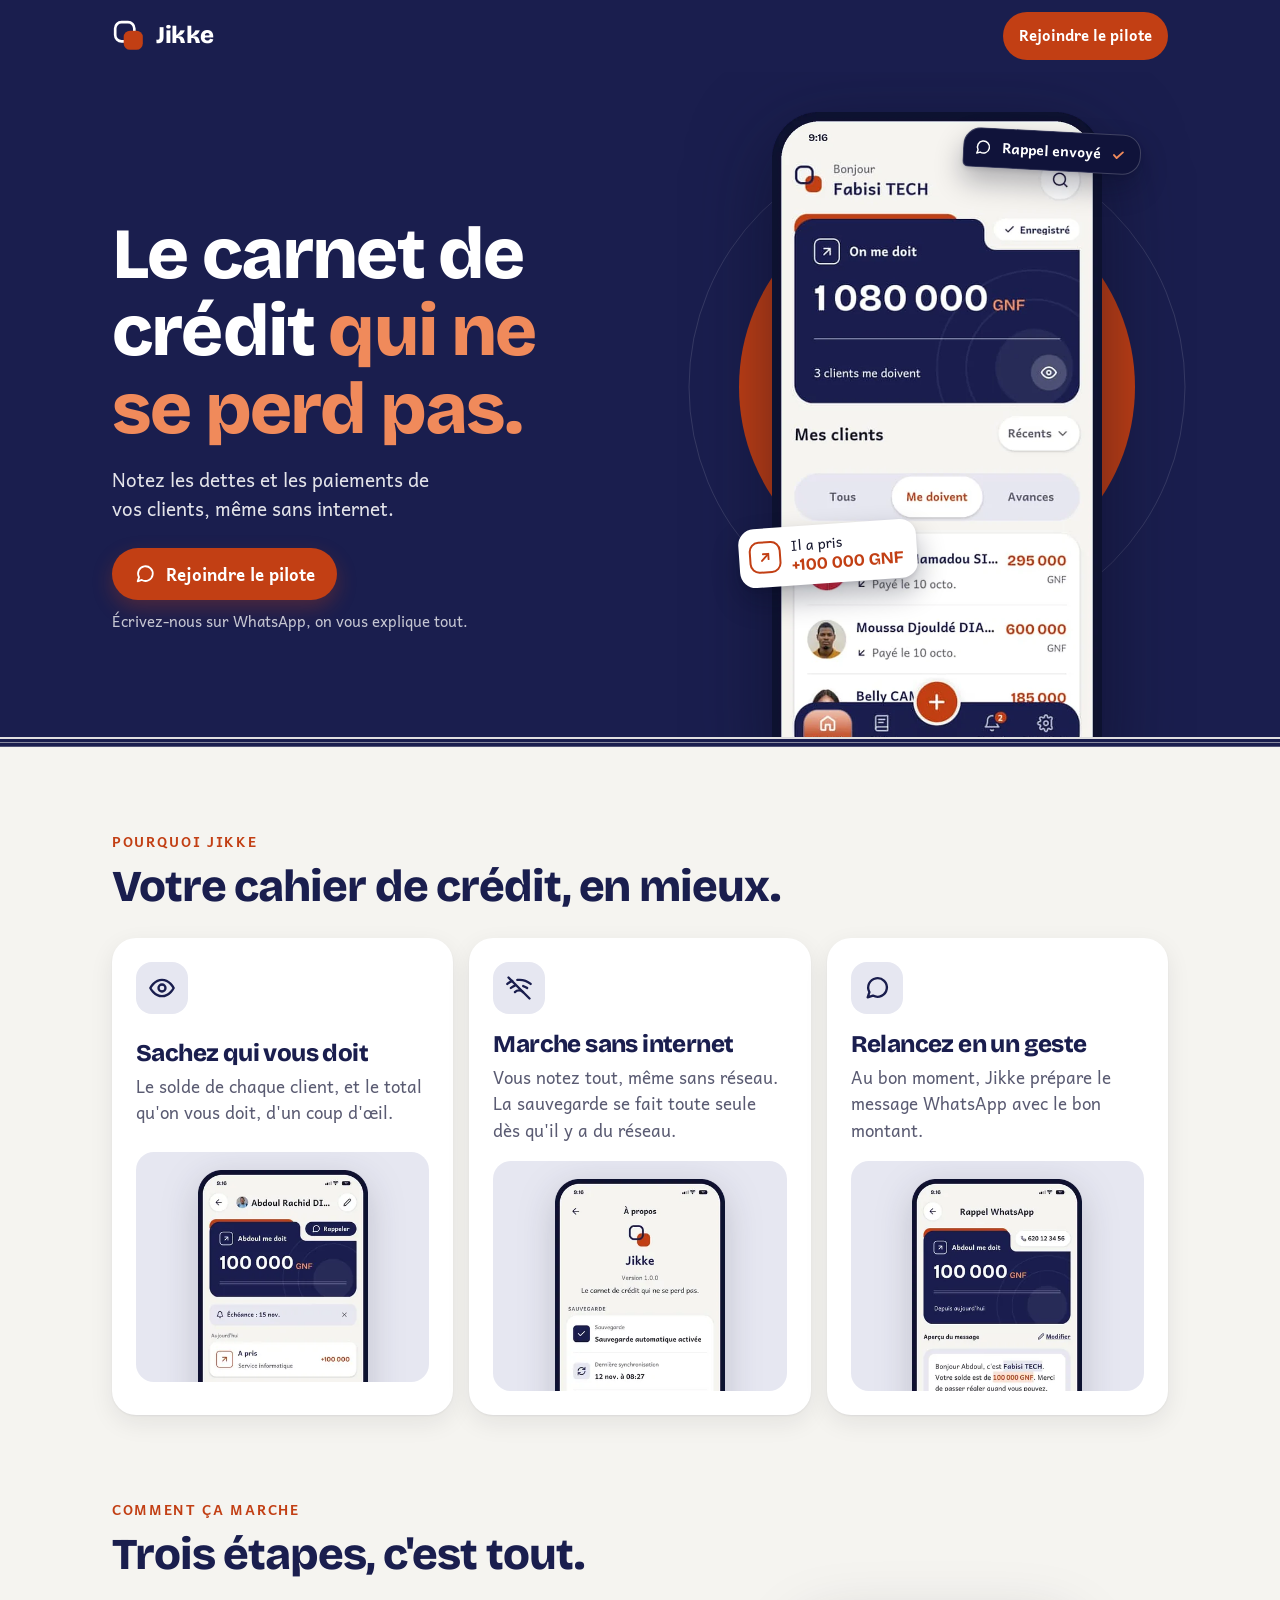
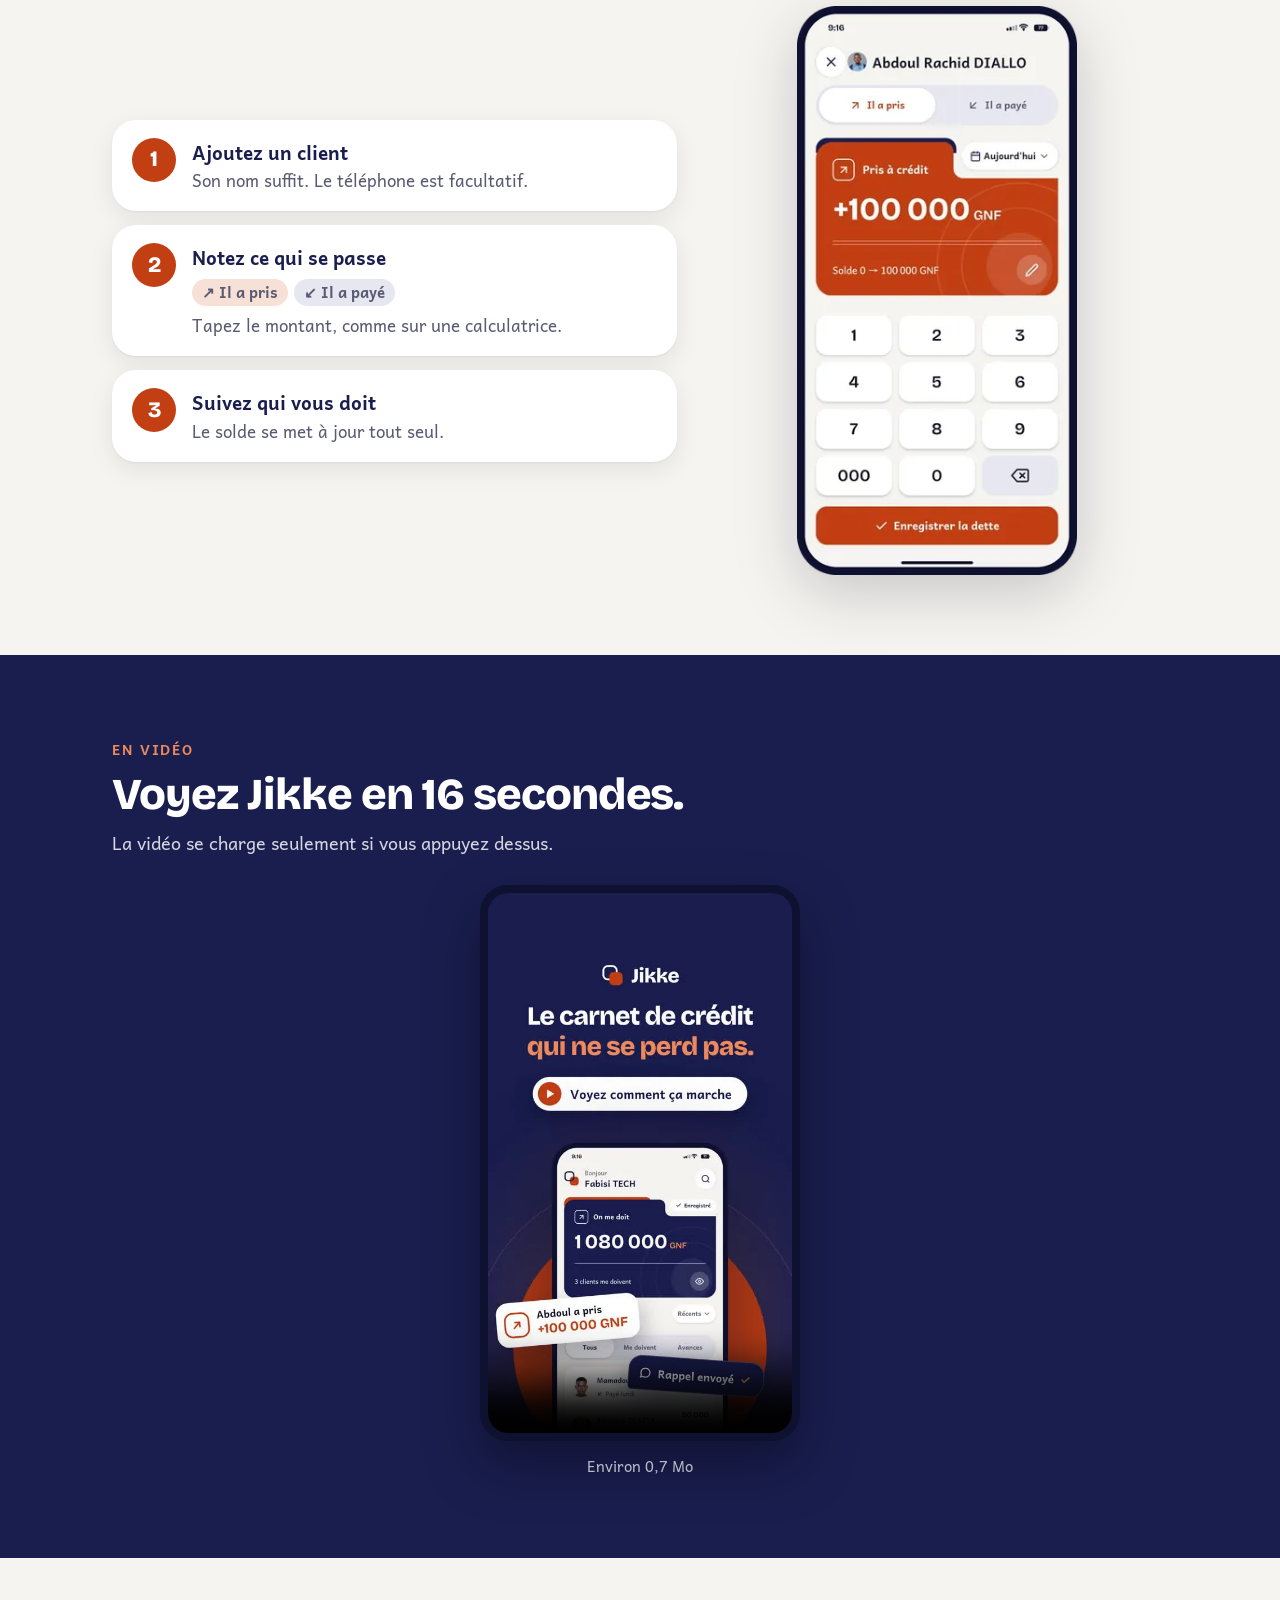
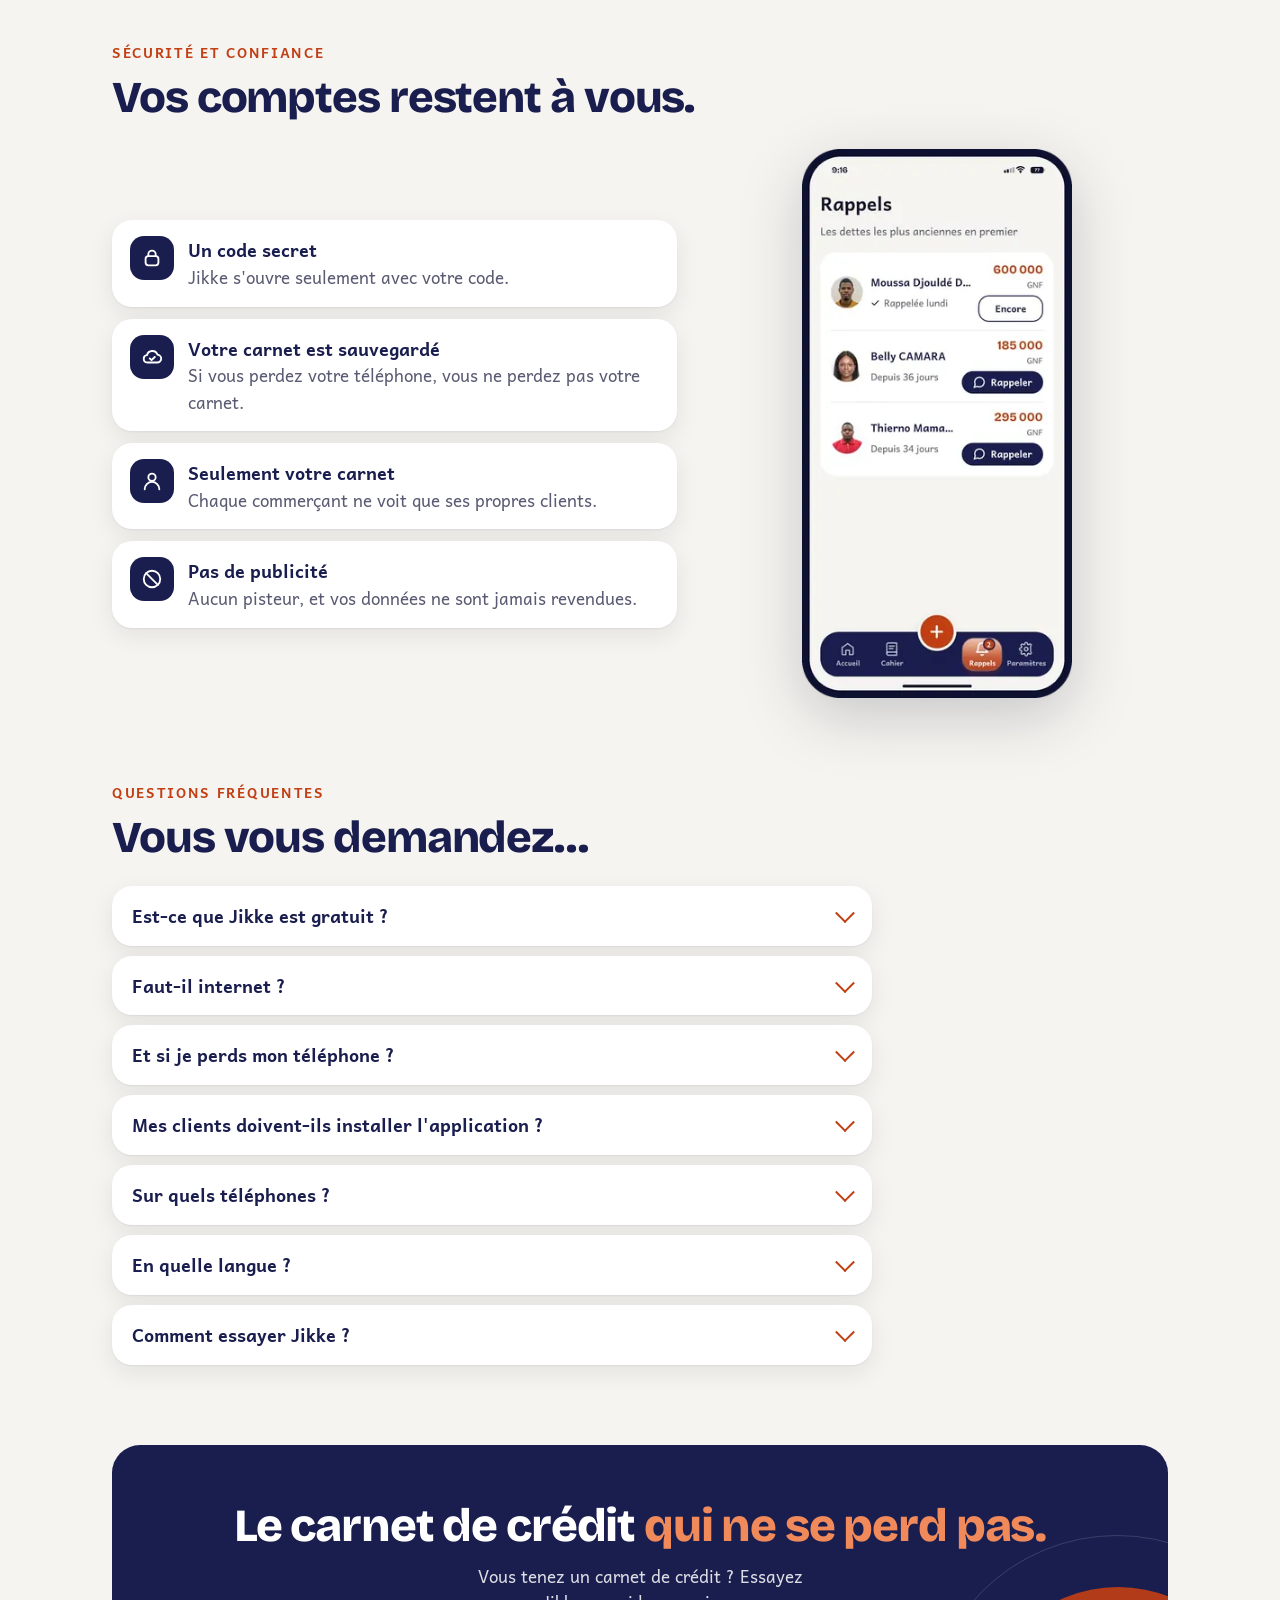
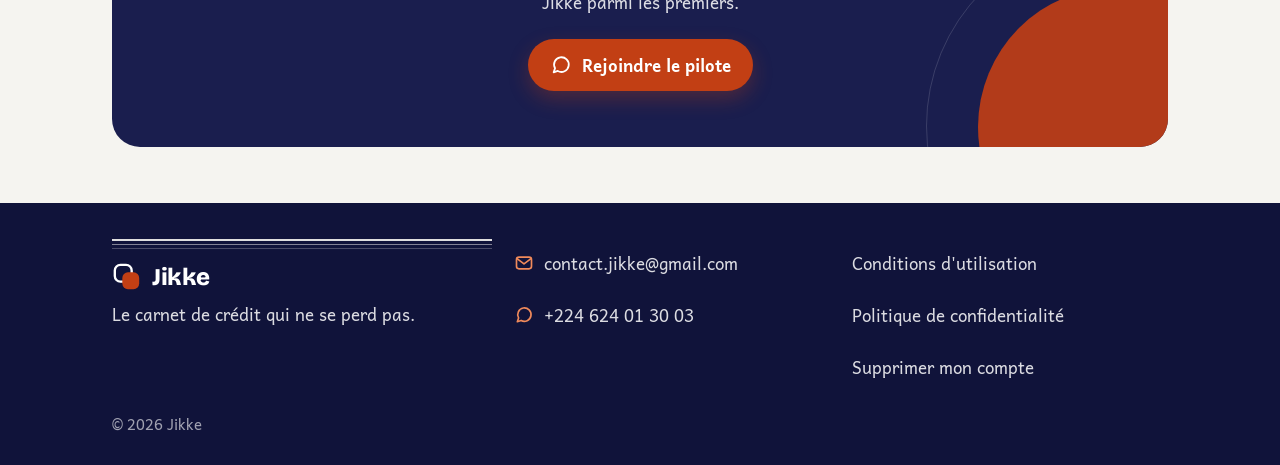
<file: index.html>
<!doctype html>
<html lang="fr">
<head>
<meta charset="utf-8">
<meta name="viewport" content="width=device-width, initial-scale=1">
<title>Jikke · Le carnet de crédit qui ne se perd pas</title>
<meta name="description" content="Notez les dettes et les paiements de vos clients sur votre téléphone, même sans internet. Jikke, le carnet de crédit des commerçants de Guinée.">
<meta name="theme-color" content="#1A1E4E">
<link rel="canonical" href="https://boubacarsi.github.io/jikke-site/">
<link rel="icon" href="favicon.svg" type="image/svg+xml">
<link rel="apple-touch-icon" href="apple-touch-icon.png">

<!-- Aperçu du lien sur WhatsApp et Facebook. Si vous changez d'adresse (nom de domaine), remplacez https://boubacarsi.github.io/jikke-site/ partout ici. -->
<meta property="og:type" content="website">
<meta property="og:locale" content="fr_FR">
<meta property="og:site_name" content="Jikke">
<meta property="og:title" content="Jikke · Le carnet de crédit qui ne se perd pas">
<meta property="og:description" content="Notez les dettes et les paiements de vos clients, même sans internet. Sachez toujours qui vous doit, et combien.">
<meta property="og:url" content="https://boubacarsi.github.io/jikke-site/">
<meta property="og:image" content="https://boubacarsi.github.io/jikke-site/img/partage.jpg">
<meta property="og:image:width" content="1200">
<meta property="og:image:height" content="630">
<meta property="og:image:alt" content="Jikke : l'écran d'accueil de l'application, avec le total de ce qu'on me doit et la liste des clients.">
<meta name="twitter:card" content="summary_large_image">

<link rel="preload" href="fonts/bricolage-grotesque-latin-800-normal.woff2" as="font" type="font/woff2" crossorigin>
<link rel="preload" href="fonts/andika-latin-400-normal.woff2" as="font" type="font/woff2" crossorigin>
<link rel="stylesheet" href="css/style.css">
</head>
<body>
<a class="skip" href="#contenu">Aller au contenu</a>

<header class="entete">
  <div class="wrap">
    <a class="logo" href="./" aria-label="Jikke, accueil">
      <svg width="34" height="34" viewBox="0 0 32 32" fill="none" aria-hidden="true"><rect x="3" y="3" width="18" height="18" rx="6" stroke="#FFFFFF" stroke-width="2.5"/><rect x="11" y="11" width="18" height="18" rx="6" fill="#C23F14"/></svg>
      <span>Jikke</span>
    </a>
    <!-- BOUTON D'ACTION (1/3) — au lancement, remplacer par le lien Google Play (voir README) -->
    <a class="cta cta--petit" href="https://wa.me/224624013003?text=Bonjour%2C%20je%20veux%20essayer%20Jikke" rel="noopener">Rejoindre le pilote</a>
  </div>
</header>

<main id="contenu">

<section class="accroche" aria-labelledby="titre">
  <div class="wrap">
    <div>
      <h1 id="titre">Le carnet de crédit <em>qui ne se perd pas.</em></h1>
      <p class="intro">Notez les dettes et les paiements de vos clients, même sans internet.</p>
      <div class="actions">
        <!-- BOUTON D'ACTION (2/3) -->
        <a class="cta" href="https://wa.me/224624013003?text=Bonjour%2C%20je%20veux%20essayer%20Jikke" rel="noopener">
          <svg width="22" height="22" viewBox="0 0 24 24" fill="none" stroke="currentColor" stroke-width="2" stroke-linecap="round" stroke-linejoin="round" aria-hidden="true"><path d="M4 20l1.5-4.5A8 8 0 1 1 8.5 18.5L4 20z"/></svg>
          Rejoindre le pilote
        </a>
        <p class="cta-note">Écrivez-nous sur WhatsApp, on vous explique tout.</p>
      </div>
    </div>
    <div class="scene">
      <img class="tel" src="img/accueil-600.webp" srcset="img/accueil-300.webp 300w, img/accueil-600.webp 600w" sizes="(min-width:960px) 330px, 82vw" width="600" height="1220" fetchpriority="high"
           alt="L'écran d'accueil de Jikke : « On me doit 1 080 000 GNF », et la liste des 3 clients qui me doivent.">
      <div class="bulle bulle--pris" aria-hidden="true">
        <span class="ico"><svg width="16" height="16" viewBox="0 0 24 24" fill="none" stroke="currentColor" stroke-width="2.8" stroke-linecap="round" stroke-linejoin="round"><path d="M7 17L17 7"/><path d="M9 7h8v8"/></svg></span>
        <span>Il a pris<b>+100 000 GNF</b></span>
      </div>
      <div class="bulle bulle--wa" aria-hidden="true">
        <svg width="18" height="18" viewBox="0 0 24 24" fill="none" stroke="#FFFFFF" stroke-width="2" stroke-linecap="round" stroke-linejoin="round"><path d="M4 20l1.5-4.5A8 8 0 1 1 8.5 18.5L4 20z"/></svg>
        Rappel envoyé
        <svg width="15" height="15" viewBox="0 0 24 24" fill="none" stroke="#F08A5B" stroke-width="3" stroke-linecap="round" stroke-linejoin="round"><path d="M5 12.5l4.5 4.5L19 7.5"/></svg>
      </div>
    </div>
  </div>
  <div class="lisiere" aria-hidden="true"><i></i><i></i><i></i></div>
</section>

<section class="section" aria-labelledby="avantages">
  <div class="wrap">
    <p class="tag">Pourquoi Jikke</p>
    <h2 id="avantages">Votre cahier de crédit, en mieux.</h2>
    <div class="cartes">
      <article class="carte">
        <span class="pastille" aria-hidden="true"><svg width="28" height="28" viewBox="0 0 24 24" fill="none" stroke="currentColor" stroke-width="2" stroke-linecap="round" stroke-linejoin="round"><path d="M2 12s3.5-7 10-7 10 7 10 7-3.5 7-10 7S2 12 2 12z"/><circle cx="12" cy="12" r="3"/></svg></span>
        <div><h3>Sachez qui vous doit</h3><p>Le solde de chaque client, et le total qu'on vous doit, d'un coup d'œil.</p></div>
        <div class="apercu"><img src="img/fiche-client-300.webp" width="300" height="610" loading="lazy" alt="La fiche d'un client : il me doit 100 000 GNF, échéance le 15 novembre."></div>
      </article>
      <article class="carte">
        <span class="pastille" aria-hidden="true"><svg width="28" height="28" viewBox="0 0 24 24" fill="none" stroke="currentColor" stroke-width="2" stroke-linecap="round" stroke-linejoin="round"><path d="M2 8.5a15 15 0 0 1 4.2-2.6"/><path d="M10.5 5.1A15 15 0 0 1 22 8.5"/><path d="M5 12a10 10 0 0 1 3.4-2.1"/><path d="M15.6 10.3A10 10 0 0 1 19 12"/><path d="M8.5 15.5a5 5 0 0 1 7 0"/><path d="M3 3l18 18"/></svg></span>
        <div><h3>Marche sans internet</h3><p>Vous notez tout, même sans réseau. La sauvegarde se fait toute seule dès qu'il y a du réseau.</p></div>
        <div class="apercu"><img src="img/sauvegarde-300.webp" width="300" height="610" loading="lazy" alt="L'écran À propos : sauvegarde automatique activée, tout est envoyé."></div>
      </article>
      <article class="carte">
        <span class="pastille" aria-hidden="true"><svg width="28" height="28" viewBox="0 0 24 24" fill="none" stroke="currentColor" stroke-width="2" stroke-linecap="round" stroke-linejoin="round"><path d="M4 20l1.5-4.5A8 8 0 1 1 8.5 18.5L4 20z"/></svg></span>
        <div><h3>Relancez en un geste</h3><p>Au bon moment, Jikke prépare le message WhatsApp avec le bon montant.</p></div>
        <div class="apercu"><img src="img/rappel-whatsapp-300.webp" width="300" height="610" loading="lazy" alt="Le message de rappel prêt à envoyer sur WhatsApp : « Votre solde est de 100 000 GNF. Merci de passer régler quand vous pouvez. »"></div>
      </article>
    </div>
  </div>
</section>

<section class="section" aria-labelledby="etapes" style="padding-top:0">
  <div class="wrap">
    <p class="tag">Comment ça marche</p>
    <h2 id="etapes">Trois étapes, c'est tout.</h2>
    <div class="etapes">
      <ol>
        <li><div><strong>Ajoutez un client</strong><span>Son nom suffit. Le téléphone est facultatif.</span></div></li>
        <li><div><strong>Notez ce qui se passe</strong><span class="mots"><span class="mot mot--pris">↗ Il a pris</span><span class="mot mot--paye">↙ Il a payé</span></span><span style="display:block;margin-top:6px">Tapez le montant, comme sur une calculatrice.</span></div></li>
        <li><div><strong>Suivez qui vous doit</strong><span>Le solde se met à jour tout seul.</span></div></li>
      </ol>
      <figure>
        <img src="img/saisie-dette-600.webp" srcset="img/saisie-dette-300.webp 300w, img/saisie-dette-600.webp 600w" sizes="280px" width="600" height="1220" loading="lazy"
             alt="Noter une dette : « Il a pris +100 000 GNF », solde de 0 à 100 000 GNF, bouton Enregistrer la dette.">
      </figure>
    </div>
  </div>
</section>

<section class="section video-bloc" aria-labelledby="video">
  <div class="wrap">
    <p class="tag" style="color:var(--laterite-light)">En vidéo</p>
    <h2 id="video">Voyez Jikke en 16 secondes.</h2>
    <p class="chapo">La vidéo se charge seulement si vous appuyez dessus.</p>
    <div class="video-cadre">
      <video controls preload="none" playsinline poster="img/video-apercu.webp" width="540" height="960" aria-label="Vidéo : Jikke montre en un coup d'œil qui vous doit, et combien.">
        <source src="video/jikke-on-me-doit.mp4" type="video/mp4">
        Votre téléphone ne peut pas lire cette vidéo.
      </video>
    </div>
    <p class="video-info">Environ 0,7 Mo</p>
  </div>
</section>

<section class="section" aria-labelledby="confiance">
  <div class="wrap">
    <p class="tag">Sécurité et confiance</p>
    <h2 id="confiance">Vos comptes restent à vous.</h2>
    <div class="confiance">
      <ul class="liste-confiance">
        <li><span class="pastille" aria-hidden="true"><svg width="22" height="22" viewBox="0 0 24 24" fill="none" stroke="currentColor" stroke-width="2" stroke-linecap="round" stroke-linejoin="round"><rect x="5" y="10" width="14" height="10" rx="3"/><path d="M8 10V8a4 4 0 0 1 8 0v2"/></svg></span><div><strong>Un code secret</strong><span>Jikke s'ouvre seulement avec votre code.</span></div></li>
        <li><span class="pastille" aria-hidden="true"><svg width="22" height="22" viewBox="0 0 24 24" fill="none" stroke="currentColor" stroke-width="2" stroke-linecap="round" stroke-linejoin="round"><path d="M7 18a4 4 0 0 1-.5-7.97A6 6 0 0 1 18 9.5a4.25 4.25 0 0 1-.5 8.5H7z"/><path d="M9.5 13.5l2 2 3.5-3.5"/></svg></span><div><strong>Votre carnet est sauvegardé</strong><span>Si vous perdez votre téléphone, vous ne perdez pas votre carnet.</span></div></li>
        <li><span class="pastille" aria-hidden="true"><svg width="22" height="22" viewBox="0 0 24 24" fill="none" stroke="currentColor" stroke-width="2" stroke-linecap="round" stroke-linejoin="round"><circle cx="12" cy="8" r="4"/><path d="M4 21a8 8 0 0 1 16 0"/></svg></span><div><strong>Seulement votre carnet</strong><span>Chaque commerçant ne voit que ses propres clients.</span></div></li>
        <li><span class="pastille" aria-hidden="true"><svg width="22" height="22" viewBox="0 0 24 24" fill="none" stroke="currentColor" stroke-width="2" stroke-linecap="round" stroke-linejoin="round"><circle cx="12" cy="12" r="9"/><path d="M5.6 5.6l12.8 12.8"/></svg></span><div><strong>Pas de publicité</strong><span>Aucun pisteur, et vos données ne sont jamais revendues.</span></div></li>
      </ul>
      <figure>
        <img src="img/rappels-600.webp" srcset="img/rappels-300.webp 300w, img/rappels-600.webp 600w" sizes="270px" width="600" height="1220" loading="lazy"
             alt="L'écran Rappels : les dettes les plus anciennes en premier, avec un bouton Rappeler pour chaque client.">
      </figure>
    </div>
  </div>
</section>

<section class="section" aria-labelledby="faq" style="padding-top:0">
  <div class="wrap">
    <p class="tag">Questions fréquentes</p>
    <h2 id="faq">Vous vous demandez…</h2>
    <div class="faq">
      <details><summary>Est-ce que Jikke est gratuit ?</summary><p>Oui, Jikke est gratuit pendant son lancement. Si cela change un jour, vous serez prévenu à l'avance, et votre carnet restera toujours à vous.</p></details>
      <details><summary>Faut-il internet ?</summary><p>Non, pas pour noter. Il faut du réseau de temps en temps pour sauvegarder votre carnet. La sauvegarde se fait toute seule.</p></details>
      <details><summary>Et si je perds mon téléphone ?</summary><p>Votre carnet est sauvegardé. Vous le récupérez sur un nouveau téléphone.</p></details>
      <details><summary>Mes clients doivent-ils installer l'application ?</summary><p>Non. Seul le commerçant utilise Jikke. Vos clients reçoivent juste les rappels sur WhatsApp, si vous le souhaitez.</p></details>
      <details><summary>Sur quels téléphones ?</summary><p>Sur les téléphones Android. Jikke est léger, pensé pour les téléphones ordinaires.</p></details>
      <details><summary>En quelle langue ?</summary><p>En français. Le soussou, le malinké et le pular arrivent bientôt.</p></details>
      <details><summary>Comment essayer Jikke ?</summary><p>Jikke est en test avec un petit groupe de commerçants. Écrivez-nous sur WhatsApp au +224 624 01 30 03 pour rejoindre le pilote.</p></details>
    </div>
  </div>
</section>

<section class="section" aria-labelledby="appel" style="padding-top:0;padding-bottom:0">
  <div class="wrap">
    <div class="appel">
      <h2 id="appel">Le carnet de crédit <em>qui ne se perd pas.</em></h2>
      <p>Vous tenez un carnet de crédit ? Essayez Jikke parmi les premiers.</p>
      <!-- BOUTON D'ACTION (3/3) -->
      <a class="cta" href="https://wa.me/224624013003?text=Bonjour%2C%20je%20veux%20essayer%20Jikke" rel="noopener">
        <svg width="22" height="22" viewBox="0 0 24 24" fill="none" stroke="currentColor" stroke-width="2" stroke-linecap="round" stroke-linejoin="round" aria-hidden="true"><path d="M4 20l1.5-4.5A8 8 0 1 1 8.5 18.5L4 20z"/></svg>
        Rejoindre le pilote
      </a>
    </div>
  </div>
</section>

</main>

<footer class="pied">
  <div class="wrap">
    <div>
      <div class="lisiere" aria-hidden="true"><i></i><i></i><i></i></div>
      <a class="logo" href="./" aria-label="Jikke, accueil" style="color:#fff">
        <svg width="30" height="30" viewBox="0 0 32 32" fill="none" aria-hidden="true"><rect x="3" y="3" width="18" height="18" rx="6" stroke="#FFFFFF" stroke-width="2.5"/><rect x="11" y="11" width="18" height="18" rx="6" fill="#C23F14"/></svg>
        <span>Jikke</span>
      </a>
      <p>Le carnet de crédit qui ne se perd pas.</p>
    </div>
    <nav aria-label="Contact">
      <ul>
        <li><a href="mailto:contact.jikke@gmail.com"><svg class="ico" width="20" height="20" viewBox="0 0 24 24" fill="none" stroke="currentColor" stroke-width="2" stroke-linecap="round" stroke-linejoin="round" aria-hidden="true"><rect x="3" y="5" width="18" height="14" rx="3"/><path d="M4 7l8 6 8-6"/></svg>contact.jikke@gmail.com</a></li>
        <li><a href="https://wa.me/224624013003" rel="noopener"><svg class="ico" width="20" height="20" viewBox="0 0 24 24" fill="none" stroke="currentColor" stroke-width="2" stroke-linecap="round" stroke-linejoin="round" aria-hidden="true"><path d="M4 20l1.5-4.5A8 8 0 1 1 8.5 18.5L4 20z"/></svg>+224 624 01 30 03</a></li>
      </ul>
    </nav>
    <nav aria-label="Informations">
      <ul>
        <li><a href="conditions-utilisation.html">Conditions d'utilisation</a></li>
        <li><a href="https://boubacarsi.github.io/jikke-legal/" rel="noopener">Politique de confidentialité</a></li>
        <li><a href="supprimer-mon-compte.html">Supprimer mon compte</a></li>
      </ul>
    </nav>
    <small>© 2026 Jikke</small>
  </div>
</footer>
</body>
</html>
</file>
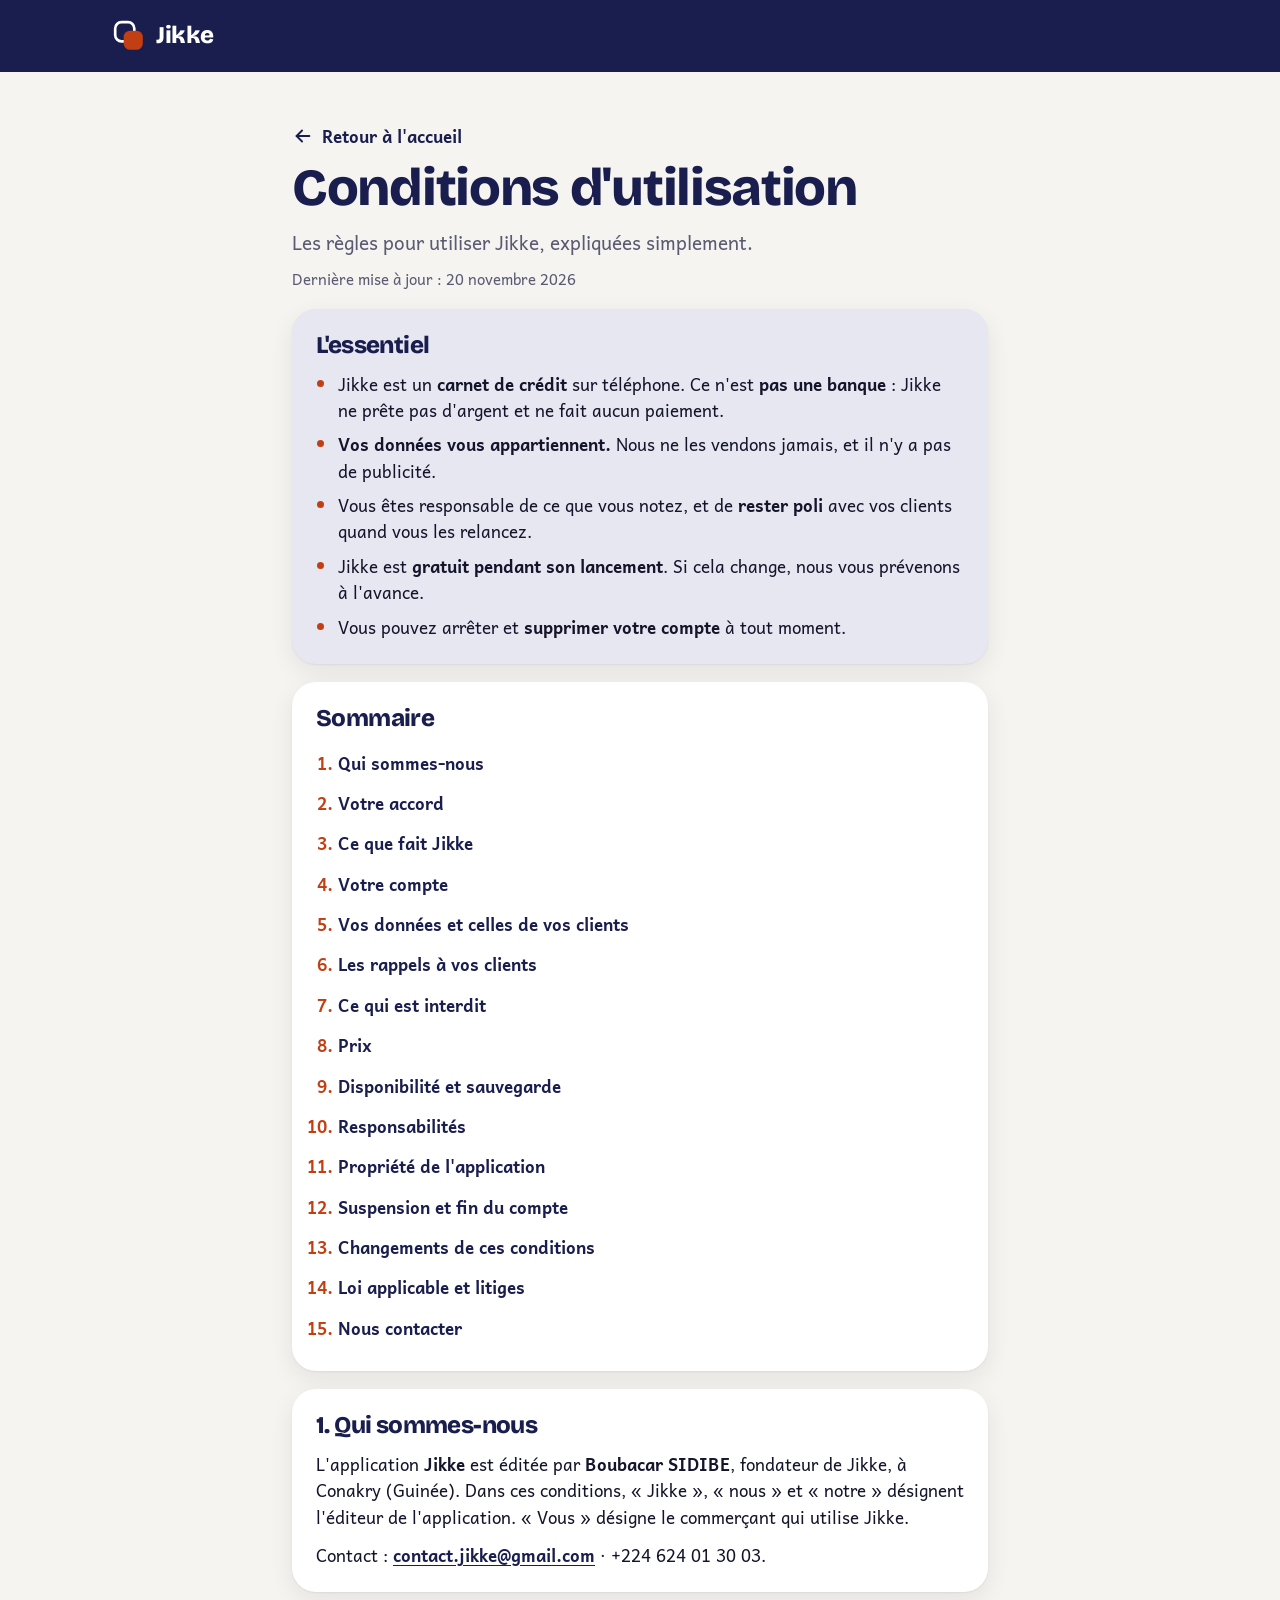
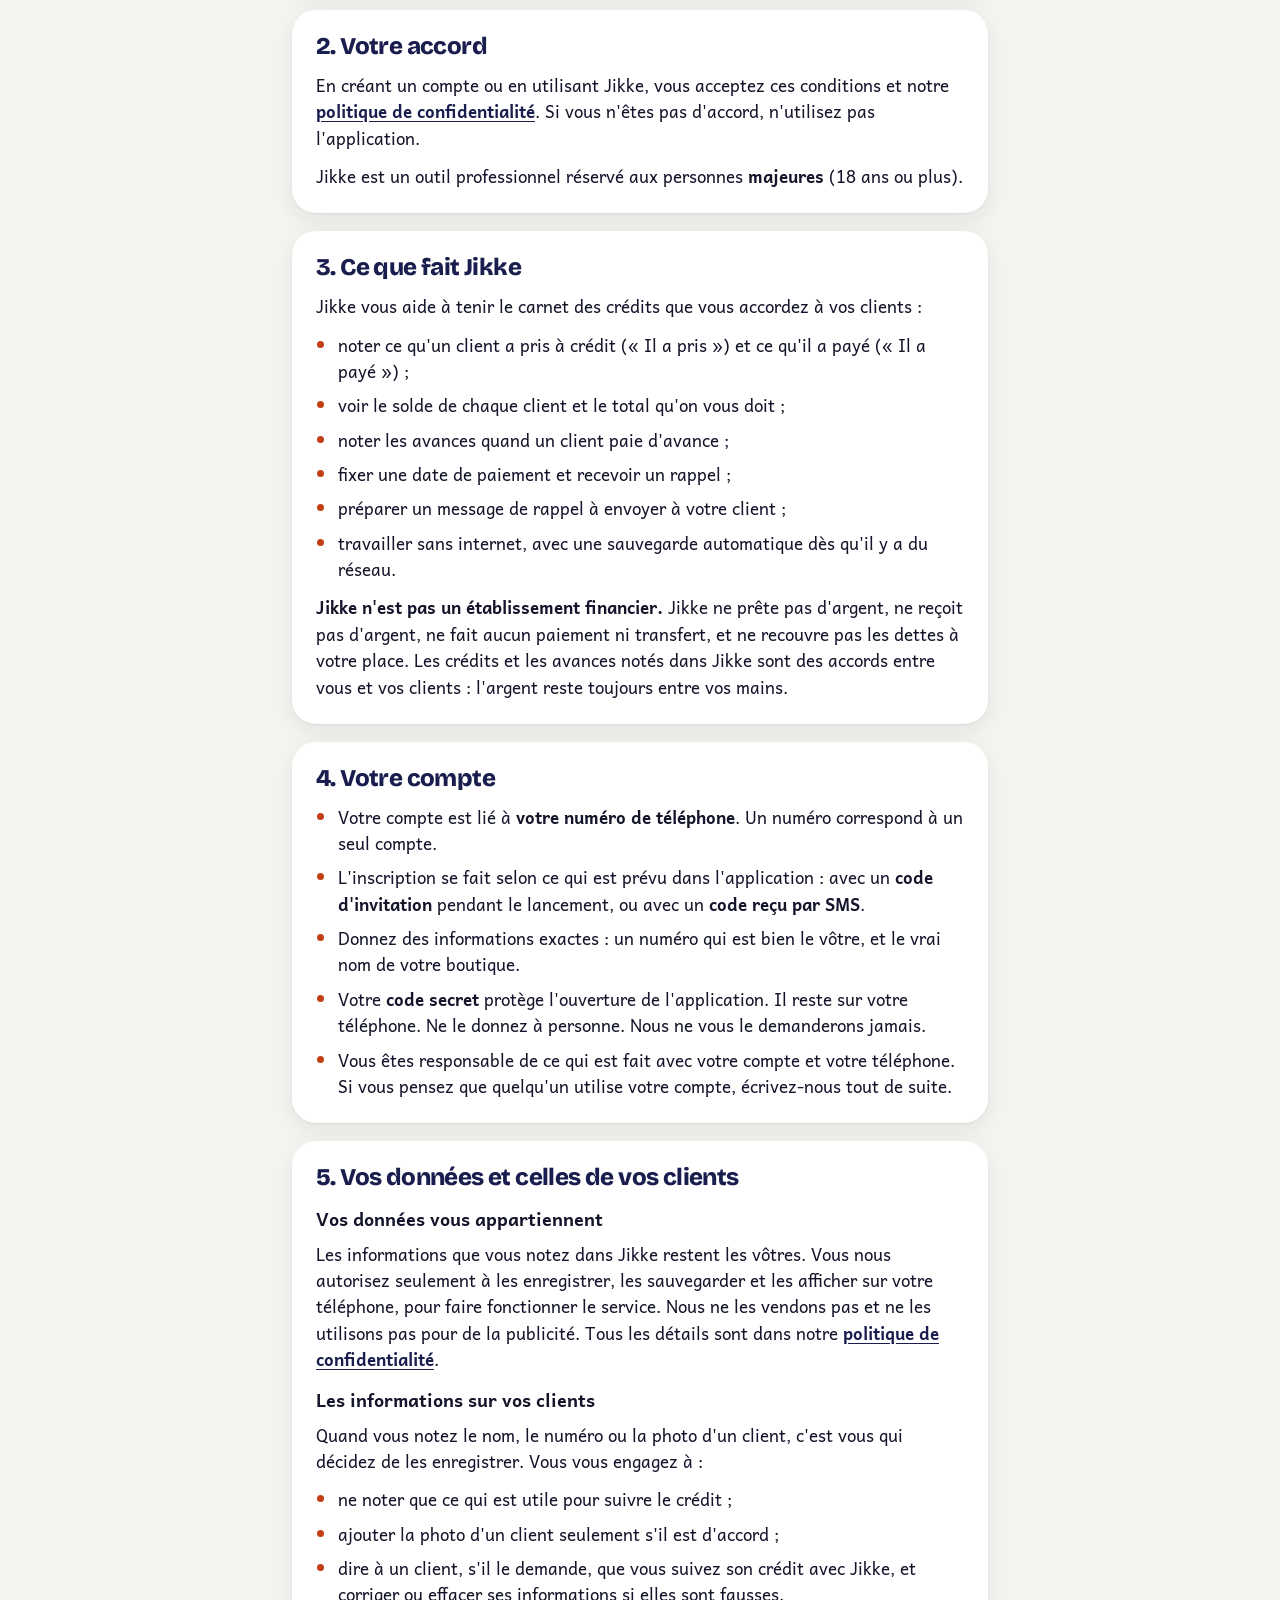
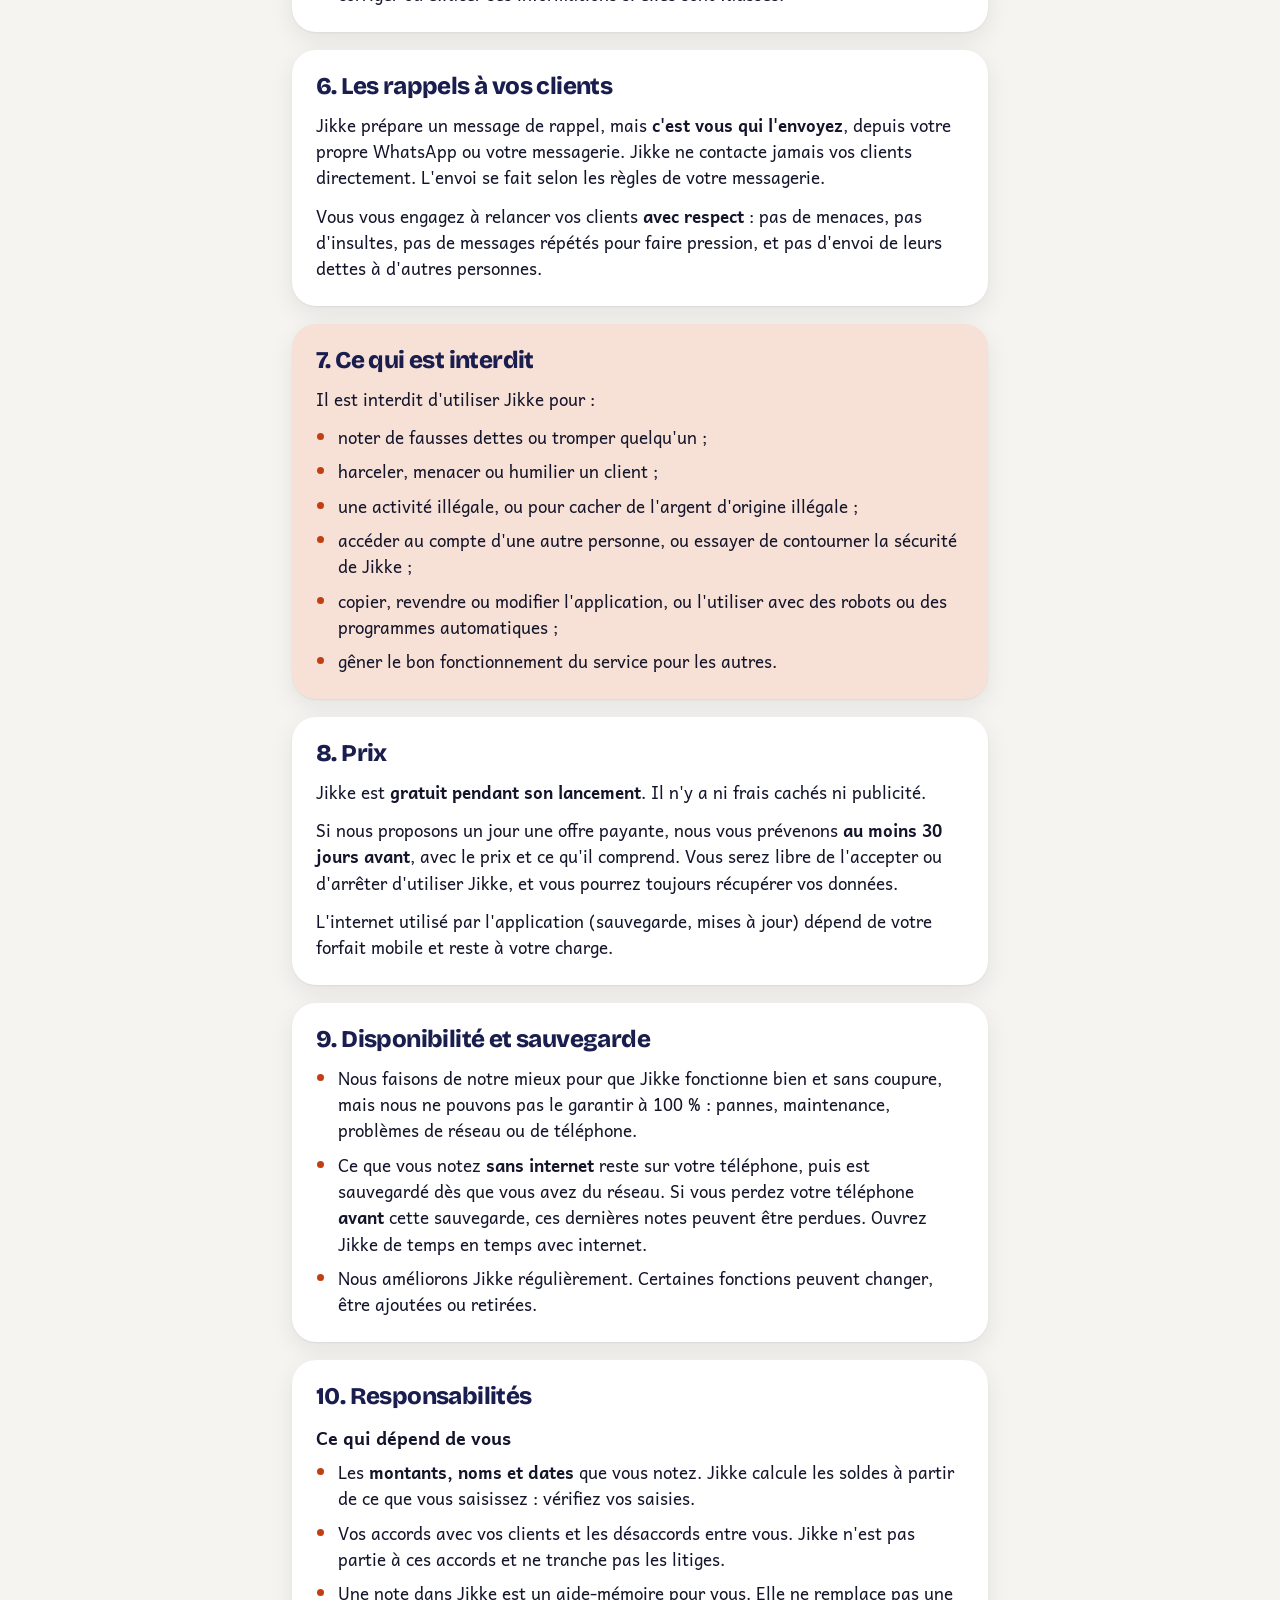
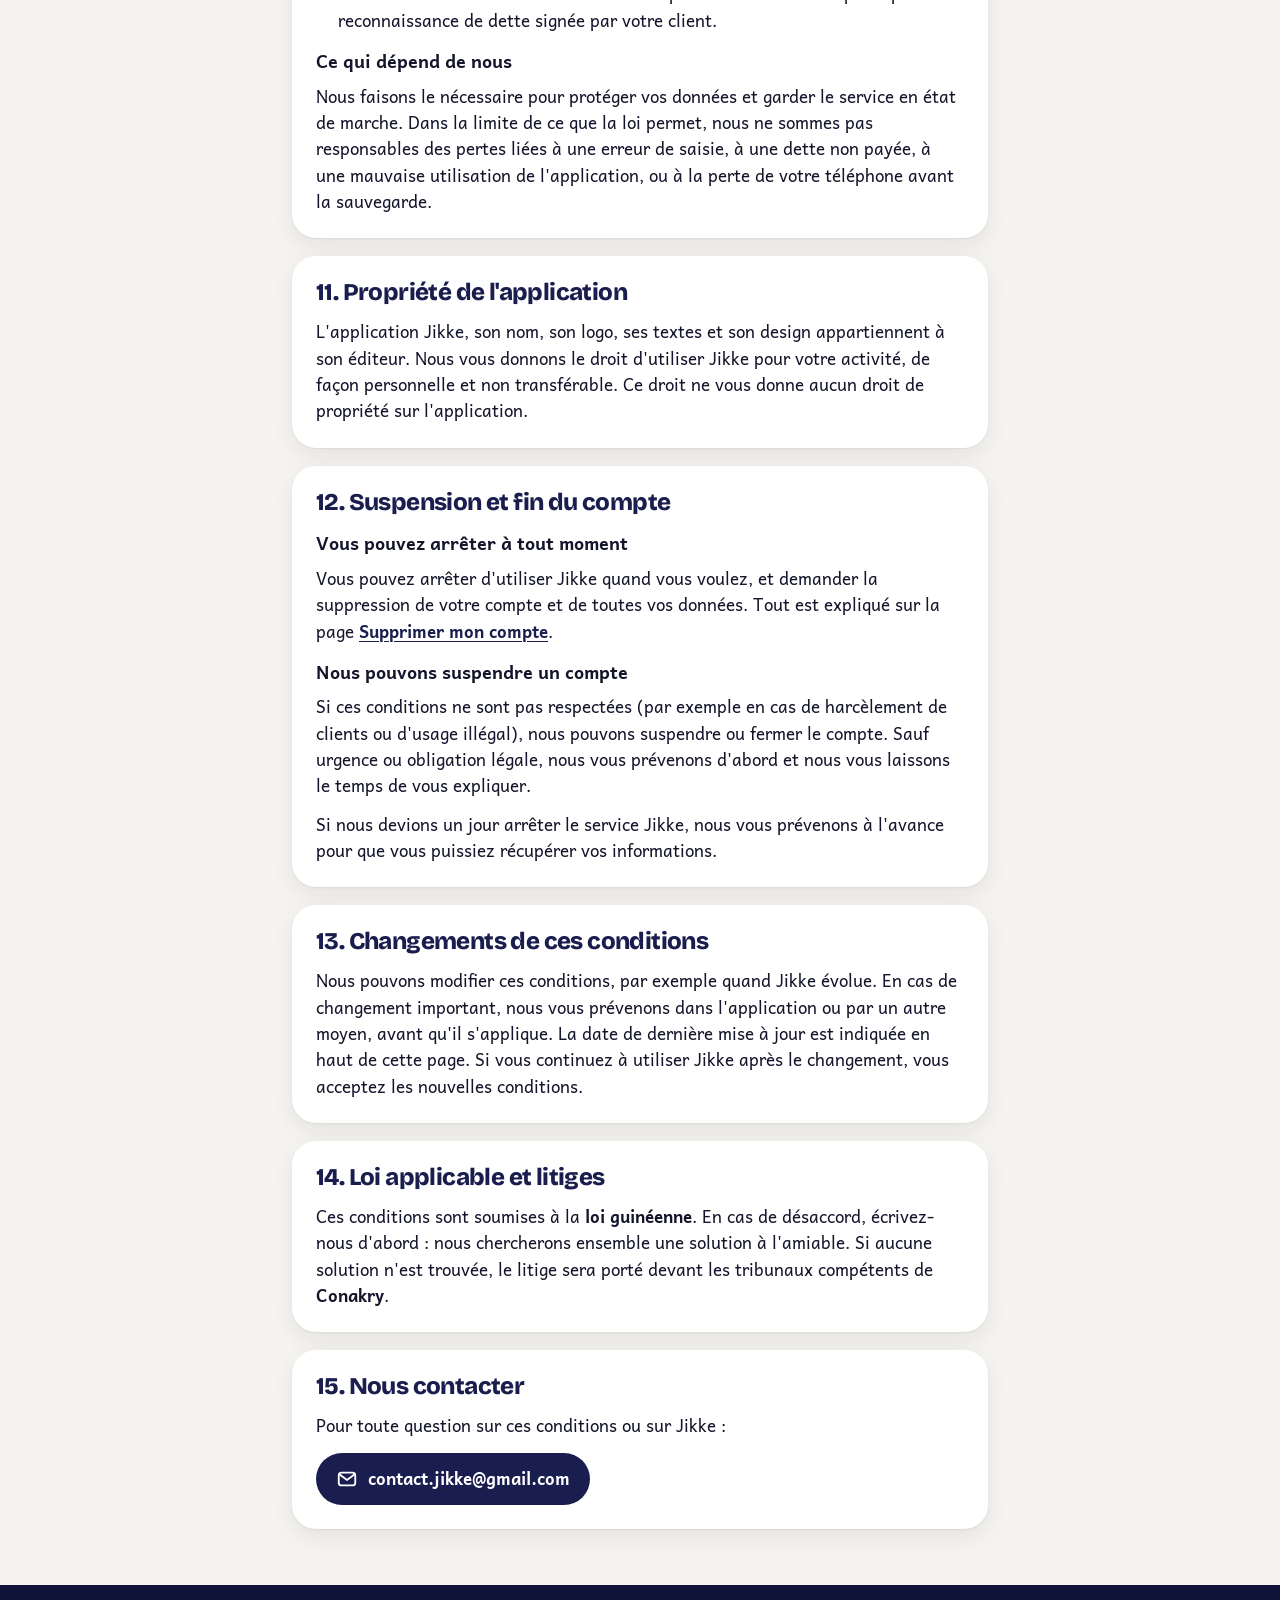
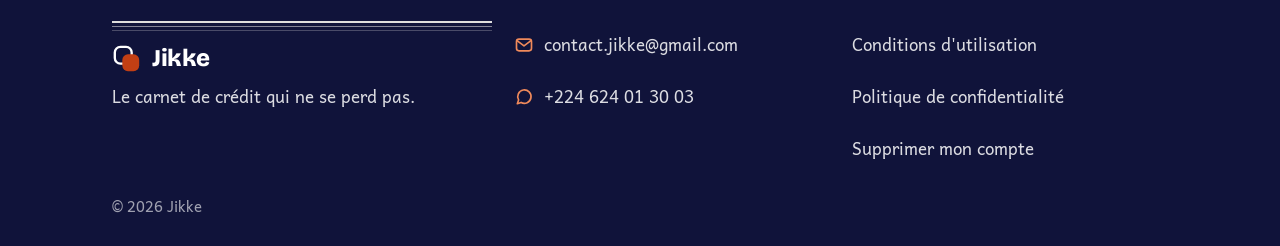
<file: conditions-utilisation.html>
<!doctype html>
<html lang="fr">
<head>
<meta charset="utf-8">
<meta name="viewport" content="width=device-width, initial-scale=1">
<title>Conditions d'utilisation · Jikke</title>
<meta name="description" content="Les règles d'utilisation de Jikke, le carnet de crédit des commerçants de Guinée.">
<meta name="theme-color" content="#1A1E4E">
<link rel="canonical" href="https://boubacarsi.github.io/jikke-site/conditions-utilisation.html">
<link rel="icon" href="favicon.svg" type="image/svg+xml">
<link rel="apple-touch-icon" href="apple-touch-icon.png">
<meta property="og:type" content="website">
<meta property="og:locale" content="fr_FR">
<meta property="og:site_name" content="Jikke">
<meta property="og:title" content="Conditions d'utilisation · Jikke">
<meta property="og:description" content="Les règles d'utilisation de Jikke, le carnet de crédit des commerçants de Guinée.">
<meta property="og:url" content="https://boubacarsi.github.io/jikke-site/conditions-utilisation.html">
<meta property="og:image" content="https://boubacarsi.github.io/jikke-site/img/partage.jpg">
<link rel="stylesheet" href="css/style.css">
</head>
<body>
<a class="skip" href="#contenu">Aller au contenu</a>

<header class="entete">
  <div class="wrap">
    <a class="logo" href="./" aria-label="Jikke, accueil">
      <svg width="34" height="34" viewBox="0 0 32 32" fill="none" aria-hidden="true"><rect x="3" y="3" width="18" height="18" rx="6" stroke="#FFFFFF" stroke-width="2.5"/><rect x="11" y="11" width="18" height="18" rx="6" fill="#C23F14"/></svg>
      <span>Jikke</span>
    </a>
  </div>
</header>

<main id="contenu" class="page-simple legal">
  <div class="wrap">
    <a class="retour" href="./"><svg width="22" height="22" viewBox="0 0 24 24" fill="none" stroke="currentColor" stroke-width="2" stroke-linecap="round" stroke-linejoin="round" aria-hidden="true"><path d="M19 12H5"/><path d="M11 6l-6 6 6 6"/></svg>Retour à l'accueil</a>
    <h1>Conditions d'utilisation</h1>
    <p class="chapo">Les règles pour utiliser Jikke, expliquées simplement.</p>
    <p class="maj">Dernière mise à jour : 20 novembre 2026</p>

    <section class="bloc bloc--conseil" aria-labelledby="essentiel">
      <h2 id="essentiel">L'essentiel</h2>
      <ul>
        <li>Jikke est un <strong>carnet de crédit</strong> sur téléphone. Ce n'est <strong>pas une banque</strong> : Jikke ne prête pas d'argent et ne fait aucun paiement.</li>
        <li><strong>Vos données vous appartiennent.</strong> Nous ne les vendons jamais, et il n'y a pas de publicité.</li>
        <li>Vous êtes responsable de ce que vous notez, et de <strong>rester poli</strong> avec vos clients quand vous les relancez.</li>
        <li>Jikke est <strong>gratuit pendant son lancement</strong>. Si cela change, nous vous prévenons à l'avance.</li>
        <li>Vous pouvez arrêter et <strong>supprimer votre compte</strong> à tout moment.</li>
      </ul>
    </section>

    <nav class="bloc sommaire" aria-labelledby="sommaire">
      <h2 id="sommaire">Sommaire</h2>
      <ol>
        <li><a href="#qui">Qui sommes-nous</a></li>
        <li><a href="#accord">Votre accord</a></li>
        <li><a href="#service">Ce que fait Jikke</a></li>
        <li><a href="#compte">Votre compte</a></li>
        <li><a href="#donnees">Vos données et celles de vos clients</a></li>
        <li><a href="#rappels">Les rappels à vos clients</a></li>
        <li><a href="#interdit">Ce qui est interdit</a></li>
        <li><a href="#prix">Prix</a></li>
        <li><a href="#sauvegarde">Disponibilité et sauvegarde</a></li>
        <li><a href="#responsabilite">Responsabilités</a></li>
        <li><a href="#propriete">Propriété de l'application</a></li>
        <li><a href="#fin">Suspension et fin du compte</a></li>
        <li><a href="#changements">Changements de ces conditions</a></li>
        <li><a href="#loi">Loi applicable et litiges</a></li>
        <li><a href="#contact">Nous contacter</a></li>
      </ol>
    </nav>

    <section class="bloc" id="qui" aria-labelledby="t-qui">
      <h2 id="t-qui">1. Qui sommes-nous</h2>
      <p>L'application <strong>Jikke</strong> est éditée par <strong>Boubacar SIDIBE</strong>, fondateur de Jikke, à Conakry (Guinée). Dans ces conditions, « Jikke », « nous » et « notre » désignent l'éditeur de l'application. « Vous » désigne le commerçant qui utilise Jikke.</p>
      <p>Contact : <a href="mailto:contact.jikke@gmail.com">contact.jikke@gmail.com</a> · +224 624 01 30 03.</p>
    </section>

    <section class="bloc" id="accord" aria-labelledby="t-accord">
      <h2 id="t-accord">2. Votre accord</h2>
      <p>En créant un compte ou en utilisant Jikke, vous acceptez ces conditions et notre <a href="https://boubacarsi.github.io/jikke-legal/">politique de confidentialité</a>. Si vous n'êtes pas d'accord, n'utilisez pas l'application.</p>
      <p>Jikke est un outil professionnel réservé aux personnes <strong>majeures</strong> (18 ans ou plus).</p>
    </section>

    <section class="bloc" id="service" aria-labelledby="t-service">
      <h2 id="t-service">3. Ce que fait Jikke</h2>
      <p>Jikke vous aide à tenir le carnet des crédits que vous accordez à vos clients :</p>
      <ul>
        <li>noter ce qu'un client a pris à crédit (« Il a pris ») et ce qu'il a payé (« Il a payé ») ;</li>
        <li>voir le solde de chaque client et le total qu'on vous doit ;</li>
        <li>noter les avances quand un client paie d'avance ;</li>
        <li>fixer une date de paiement et recevoir un rappel ;</li>
        <li>préparer un message de rappel à envoyer à votre client ;</li>
        <li>travailler sans internet, avec une sauvegarde automatique dès qu'il y a du réseau.</li>
      </ul>
      <p><strong>Jikke n'est pas un établissement financier.</strong> Jikke ne prête pas d'argent, ne reçoit pas d'argent, ne fait aucun paiement ni transfert, et ne recouvre pas les dettes à votre place. Les crédits et les avances notés dans Jikke sont des accords entre vous et vos clients : l'argent reste toujours entre vos mains.</p>
    </section>

    <section class="bloc" id="compte" aria-labelledby="t-compte">
      <h2 id="t-compte">4. Votre compte</h2>
      <ul>
        <li>Votre compte est lié à <strong>votre numéro de téléphone</strong>. Un numéro correspond à un seul compte.</li>
        <li>L'inscription se fait selon ce qui est prévu dans l'application : avec un <strong>code d'invitation</strong> pendant le lancement, ou avec un <strong>code reçu par SMS</strong>.</li>
        <li>Donnez des informations exactes : un numéro qui est bien le vôtre, et le vrai nom de votre boutique.</li>
        <li>Votre <strong>code secret</strong> protège l'ouverture de l'application. Il reste sur votre téléphone. Ne le donnez à personne. Nous ne vous le demanderons jamais.</li>
        <li>Vous êtes responsable de ce qui est fait avec votre compte et votre téléphone. Si vous pensez que quelqu'un utilise votre compte, écrivez-nous tout de suite.</li>
      </ul>
    </section>

    <section class="bloc" id="donnees" aria-labelledby="t-donnees">
      <h2 id="t-donnees">5. Vos données et celles de vos clients</h2>
      <h3>Vos données vous appartiennent</h3>
      <p>Les informations que vous notez dans Jikke restent les vôtres. Vous nous autorisez seulement à les enregistrer, les sauvegarder et les afficher sur votre téléphone, pour faire fonctionner le service. Nous ne les vendons pas et ne les utilisons pas pour de la publicité. Tous les détails sont dans notre <a href="https://boubacarsi.github.io/jikke-legal/">politique de confidentialité</a>.</p>
      <h3>Les informations sur vos clients</h3>
      <p>Quand vous notez le nom, le numéro ou la photo d'un client, c'est vous qui décidez de les enregistrer. Vous vous engagez à :</p>
      <ul>
        <li>ne noter que ce qui est utile pour suivre le crédit ;</li>
        <li>ajouter la photo d'un client seulement s'il est d'accord ;</li>
        <li>dire à un client, s'il le demande, que vous suivez son crédit avec Jikke, et corriger ou effacer ses informations si elles sont fausses.</li>
      </ul>
    </section>

    <section class="bloc" id="rappels" aria-labelledby="t-rappels">
      <h2 id="t-rappels">6. Les rappels à vos clients</h2>
      <p>Jikke prépare un message de rappel, mais <strong>c'est vous qui l'envoyez</strong>, depuis votre propre WhatsApp ou votre messagerie. Jikke ne contacte jamais vos clients directement. L'envoi se fait selon les règles de votre messagerie.</p>
      <p>Vous vous engagez à relancer vos clients <strong>avec respect</strong> : pas de menaces, pas d'insultes, pas de messages répétés pour faire pression, et pas d'envoi de leurs dettes à d'autres personnes.</p>
    </section>

    <section class="bloc bloc--alerte" id="interdit" aria-labelledby="t-interdit">
      <h2 id="t-interdit">7. Ce qui est interdit</h2>
      <p>Il est interdit d'utiliser Jikke pour :</p>
      <ul>
        <li>noter de fausses dettes ou tromper quelqu'un ;</li>
        <li>harceler, menacer ou humilier un client ;</li>
        <li>une activité illégale, ou pour cacher de l'argent d'origine illégale ;</li>
        <li>accéder au compte d'une autre personne, ou essayer de contourner la sécurité de Jikke ;</li>
        <li>copier, revendre ou modifier l'application, ou l'utiliser avec des robots ou des programmes automatiques ;</li>
        <li>gêner le bon fonctionnement du service pour les autres.</li>
      </ul>
    </section>

    <section class="bloc" id="prix" aria-labelledby="t-prix">
      <h2 id="t-prix">8. Prix</h2>
      <p>Jikke est <strong>gratuit pendant son lancement</strong>. Il n'y a ni frais cachés ni publicité.</p>
      <p>Si nous proposons un jour une offre payante, nous vous prévenons <strong>au moins 30 jours avant</strong>, avec le prix et ce qu'il comprend. Vous serez libre de l'accepter ou d'arrêter d'utiliser Jikke, et vous pourrez toujours récupérer vos données.</p>
      <p>L'internet utilisé par l'application (sauvegarde, mises à jour) dépend de votre forfait mobile et reste à votre charge.</p>
    </section>

    <section class="bloc" id="sauvegarde" aria-labelledby="t-sauvegarde">
      <h2 id="t-sauvegarde">9. Disponibilité et sauvegarde</h2>
      <ul>
        <li>Nous faisons de notre mieux pour que Jikke fonctionne bien et sans coupure, mais nous ne pouvons pas le garantir à 100 % : pannes, maintenance, problèmes de réseau ou de téléphone.</li>
        <li>Ce que vous notez <strong>sans internet</strong> reste sur votre téléphone, puis est sauvegardé dès que vous avez du réseau. Si vous perdez votre téléphone <strong>avant</strong> cette sauvegarde, ces dernières notes peuvent être perdues. Ouvrez Jikke de temps en temps avec internet.</li>
        <li>Nous améliorons Jikke régulièrement. Certaines fonctions peuvent changer, être ajoutées ou retirées.</li>
      </ul>
    </section>

    <section class="bloc" id="responsabilite" aria-labelledby="t-responsabilite">
      <h2 id="t-responsabilite">10. Responsabilités</h2>
      <h3>Ce qui dépend de vous</h3>
      <ul>
        <li>Les <strong>montants, noms et dates</strong> que vous notez. Jikke calcule les soldes à partir de ce que vous saisissez : vérifiez vos saisies.</li>
        <li>Vos accords avec vos clients et les désaccords entre vous. Jikke n'est pas partie à ces accords et ne tranche pas les litiges.</li>
        <li>Une note dans Jikke est un aide-mémoire pour vous. Elle ne remplace pas une reconnaissance de dette signée par votre client.</li>
      </ul>
      <h3>Ce qui dépend de nous</h3>
      <p>Nous faisons le nécessaire pour protéger vos données et garder le service en état de marche. Dans la limite de ce que la loi permet, nous ne sommes pas responsables des pertes liées à une erreur de saisie, à une dette non payée, à une mauvaise utilisation de l'application, ou à la perte de votre téléphone avant la sauvegarde.</p>
    </section>

    <section class="bloc" id="propriete" aria-labelledby="t-propriete">
      <h2 id="t-propriete">11. Propriété de l'application</h2>
      <p>L'application Jikke, son nom, son logo, ses textes et son design appartiennent à son éditeur. Nous vous donnons le droit d'utiliser Jikke pour votre activité, de façon personnelle et non transférable. Ce droit ne vous donne aucun droit de propriété sur l'application.</p>
    </section>

    <section class="bloc" id="fin" aria-labelledby="t-fin">
      <h2 id="t-fin">12. Suspension et fin du compte</h2>
      <h3>Vous pouvez arrêter à tout moment</h3>
      <p>Vous pouvez arrêter d'utiliser Jikke quand vous voulez, et demander la suppression de votre compte et de toutes vos données. Tout est expliqué sur la page <a href="supprimer-mon-compte.html">Supprimer mon compte</a>.</p>
      <h3>Nous pouvons suspendre un compte</h3>
      <p>Si ces conditions ne sont pas respectées (par exemple en cas de harcèlement de clients ou d'usage illégal), nous pouvons suspendre ou fermer le compte. Sauf urgence ou obligation légale, nous vous prévenons d'abord et nous vous laissons le temps de vous expliquer.</p>
      <p>Si nous devions un jour arrêter le service Jikke, nous vous prévenons à l'avance pour que vous puissiez récupérer vos informations.</p>
    </section>

    <section class="bloc" id="changements" aria-labelledby="t-changements">
      <h2 id="t-changements">13. Changements de ces conditions</h2>
      <p>Nous pouvons modifier ces conditions, par exemple quand Jikke évolue. En cas de changement important, nous vous prévenons dans l'application ou par un autre moyen, avant qu'il s'applique. La date de dernière mise à jour est indiquée en haut de cette page. Si vous continuez à utiliser Jikke après le changement, vous acceptez les nouvelles conditions.</p>
    </section>

    <section class="bloc" id="loi" aria-labelledby="t-loi">
      <h2 id="t-loi">14. Loi applicable et litiges</h2>
      <p>Ces conditions sont soumises à la <strong>loi guinéenne</strong>. En cas de désaccord, écrivez-nous d'abord : nous chercherons ensemble une solution à l'amiable. Si aucune solution n'est trouvée, le litige sera porté devant les tribunaux compétents de <strong>Conakry</strong>.</p>
    </section>

    <section class="bloc" id="contact" aria-labelledby="t-contact">
      <h2 id="t-contact">15. Nous contacter</h2>
      <p>Pour toute question sur ces conditions ou sur Jikke :</p>
      <a class="email" href="mailto:contact.jikke@gmail.com?subject=Question%20sur%20les%20conditions%20d'utilisation">
        <svg width="22" height="22" viewBox="0 0 24 24" fill="none" stroke="currentColor" stroke-width="2" stroke-linecap="round" stroke-linejoin="round" aria-hidden="true"><rect x="3" y="5" width="18" height="14" rx="3"/><path d="M4 7l8 6 8-6"/></svg>
        contact.jikke@gmail.com
      </a>
    </section>
  </div>
</main>

<footer class="pied">
  <div class="wrap">
    <div>
      <div class="lisiere" aria-hidden="true"><i></i><i></i><i></i></div>
      <a class="logo" href="./" aria-label="Jikke, accueil" style="color:#fff">
        <svg width="30" height="30" viewBox="0 0 32 32" fill="none" aria-hidden="true"><rect x="3" y="3" width="18" height="18" rx="6" stroke="#FFFFFF" stroke-width="2.5"/><rect x="11" y="11" width="18" height="18" rx="6" fill="#C23F14"/></svg>
        <span>Jikke</span>
      </a>
      <p>Le carnet de crédit qui ne se perd pas.</p>
    </div>
    <nav aria-label="Contact">
      <ul>
        <li><a href="mailto:contact.jikke@gmail.com"><svg class="ico" width="20" height="20" viewBox="0 0 24 24" fill="none" stroke="currentColor" stroke-width="2" stroke-linecap="round" stroke-linejoin="round" aria-hidden="true"><rect x="3" y="5" width="18" height="14" rx="3"/><path d="M4 7l8 6 8-6"/></svg>contact.jikke@gmail.com</a></li>
        <li><a href="https://wa.me/224624013003" rel="noopener"><svg class="ico" width="20" height="20" viewBox="0 0 24 24" fill="none" stroke="currentColor" stroke-width="2" stroke-linecap="round" stroke-linejoin="round" aria-hidden="true"><path d="M4 20l1.5-4.5A8 8 0 1 1 8.5 18.5L4 20z"/></svg>+224 624 01 30 03</a></li>
      </ul>
    </nav>
    <nav aria-label="Informations">
      <ul>
        <li><a href="conditions-utilisation.html" aria-current="page">Conditions d'utilisation</a></li>
        <li><a href="https://boubacarsi.github.io/jikke-legal/" rel="noopener">Politique de confidentialité</a></li>
        <li><a href="supprimer-mon-compte.html">Supprimer mon compte</a></li>
      </ul>
    </nav>
    <small>© 2026 Jikke</small>
  </div>
</footer>
</body>
</html>
</file>
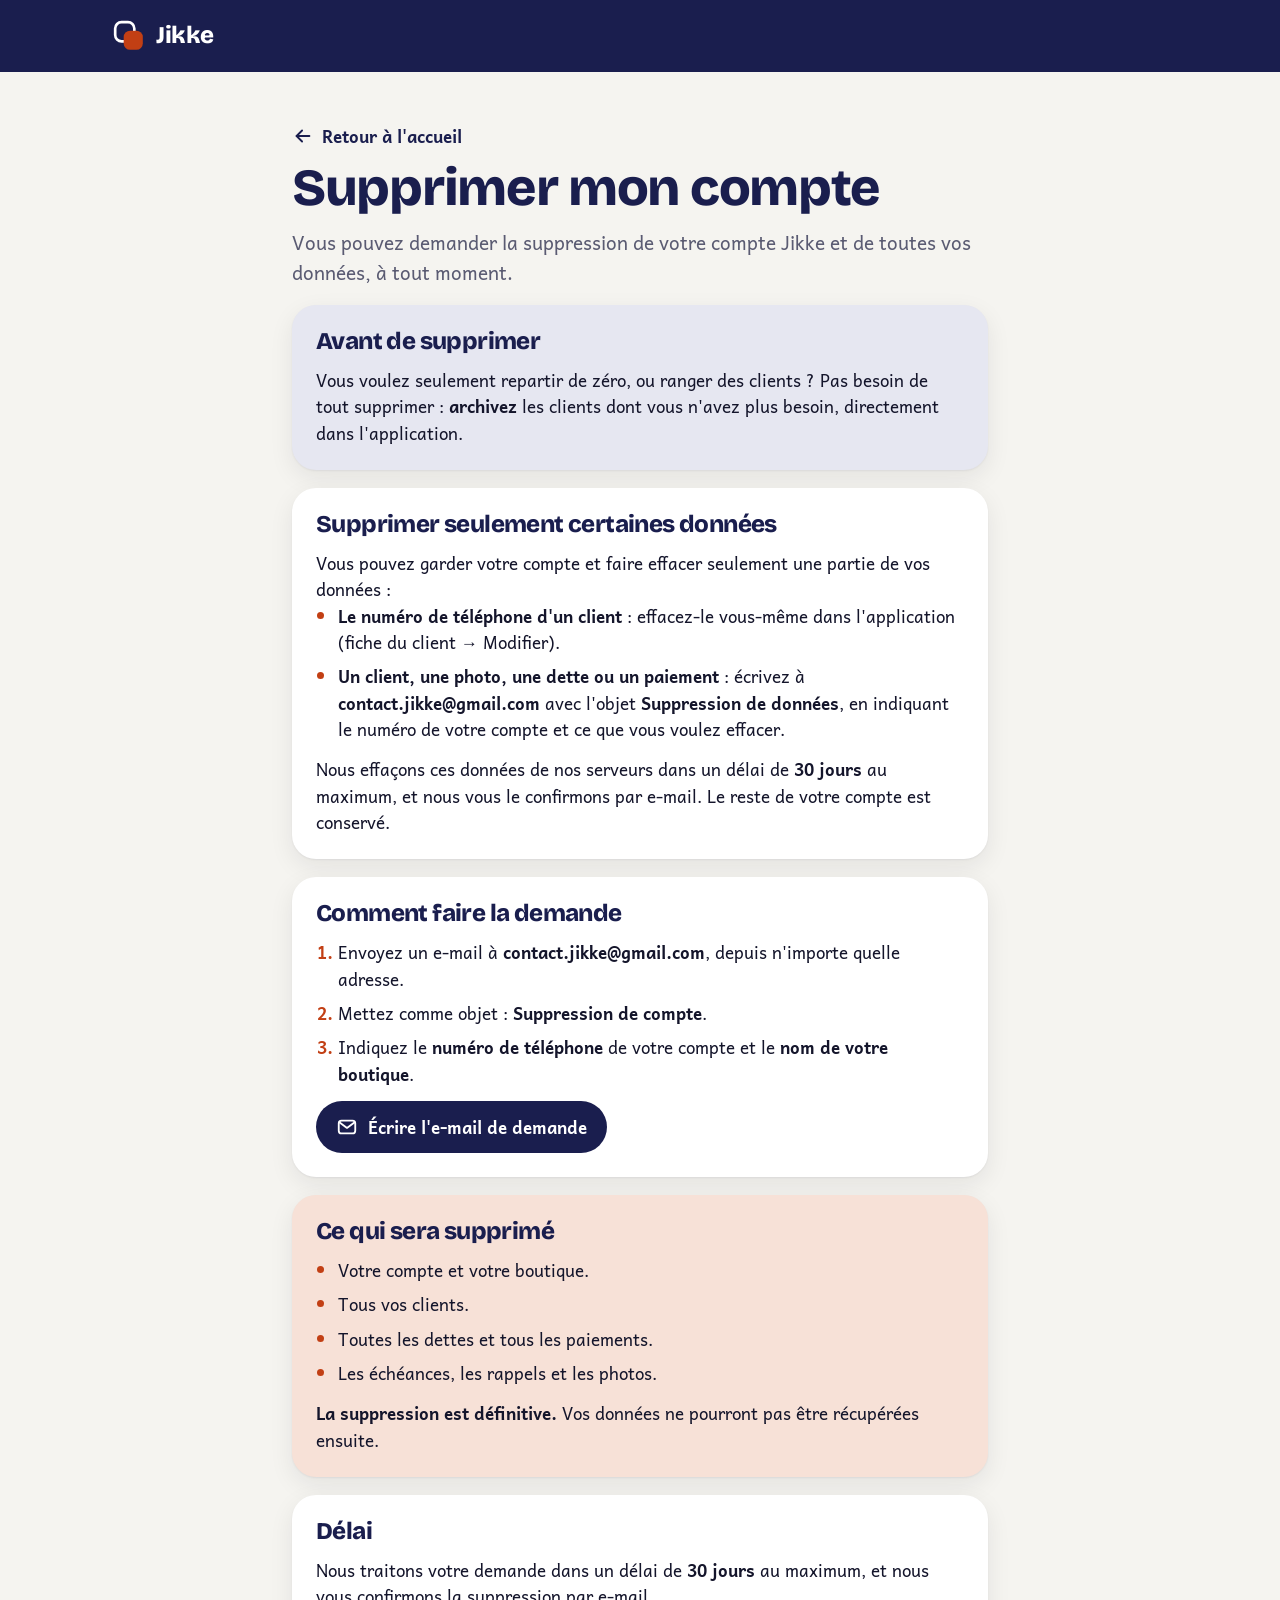
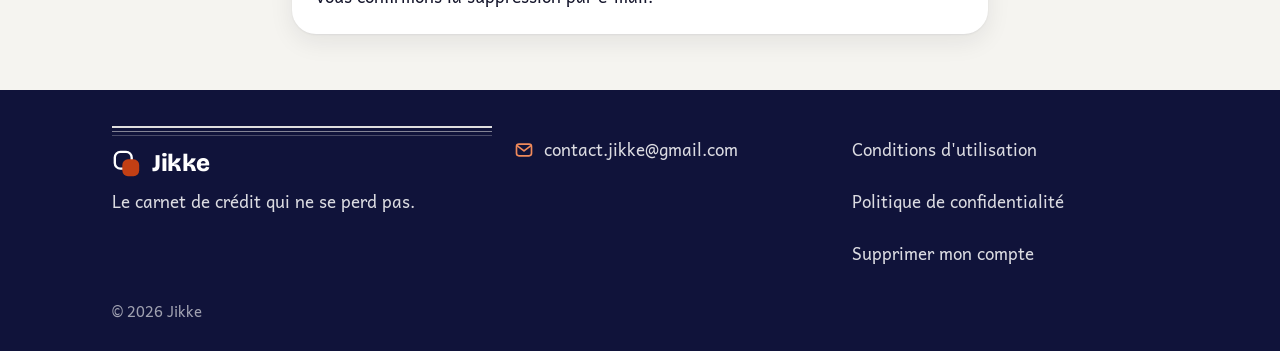
<file: supprimer-mon-compte.html>
<!doctype html>
<html lang="fr">
<head>
<meta charset="utf-8">
<meta name="viewport" content="width=device-width, initial-scale=1">
<title>Supprimer mon compte · Jikke</title>
<meta name="description" content="Comment demander la suppression de votre compte Jikke et de toutes vos données.">
<meta name="theme-color" content="#1A1E4E">
<link rel="canonical" href="https://boubacarsi.github.io/jikke-site/supprimer-mon-compte.html">
<link rel="icon" href="favicon.svg" type="image/svg+xml">
<link rel="apple-touch-icon" href="apple-touch-icon.png">
<meta property="og:type" content="website">
<meta property="og:locale" content="fr_FR">
<meta property="og:site_name" content="Jikke">
<meta property="og:title" content="Supprimer mon compte · Jikke">
<meta property="og:description" content="Comment demander la suppression de votre compte Jikke et de toutes vos données.">
<meta property="og:url" content="https://boubacarsi.github.io/jikke-site/supprimer-mon-compte.html">
<meta property="og:image" content="https://boubacarsi.github.io/jikke-site/img/partage.jpg">
<link rel="stylesheet" href="css/style.css">
</head>
<body>
<a class="skip" href="#contenu">Aller au contenu</a>

<header class="entete">
  <div class="wrap">
    <a class="logo" href="./" aria-label="Jikke, accueil">
      <svg width="34" height="34" viewBox="0 0 32 32" fill="none" aria-hidden="true"><rect x="3" y="3" width="18" height="18" rx="6" stroke="#FFFFFF" stroke-width="2.5"/><rect x="11" y="11" width="18" height="18" rx="6" fill="#C23F14"/></svg>
      <span>Jikke</span>
    </a>
  </div>
</header>

<main id="contenu" class="page-simple">
  <div class="wrap">
    <a class="retour" href="./"><svg width="22" height="22" viewBox="0 0 24 24" fill="none" stroke="currentColor" stroke-width="2" stroke-linecap="round" stroke-linejoin="round" aria-hidden="true"><path d="M19 12H5"/><path d="M11 6l-6 6 6 6"/></svg>Retour à l'accueil</a>
    <h1>Supprimer mon compte</h1>
    <p class="chapo">Vous pouvez demander la suppression de votre compte Jikke et de toutes vos données, à tout moment.</p>

    <section class="bloc bloc--conseil" aria-labelledby="avant">
      <h2 id="avant">Avant de supprimer</h2>
      <p>Vous voulez seulement repartir de zéro, ou ranger des clients ? Pas besoin de tout supprimer : <strong>archivez</strong> les clients dont vous n'avez plus besoin, directement dans l'application.</p>
    </section>

    <section class="bloc" id="certaines-donnees" aria-labelledby="partiel">
      <h2 id="partiel">Supprimer seulement certaines données</h2>
      <p>Vous pouvez garder votre compte et faire effacer seulement une partie de vos données :</p>
      <ul>
        <li><strong>Le numéro de téléphone d'un client</strong> : effacez-le vous-même dans l'application (fiche du client → Modifier).</li>
        <li><strong>Un client, une photo, une dette ou un paiement</strong> : écrivez à <strong>contact.jikke@gmail.com</strong> avec l'objet <strong>Suppression de données</strong>, en indiquant le numéro de votre compte et ce que vous voulez effacer.</li>
      </ul>
      <p style="margin-top:14px">Nous effaçons ces données de nos serveurs dans un délai de <strong>30 jours</strong> au maximum, et nous vous le confirmons par e-mail. Le reste de votre compte est conservé.</p>
    </section>

    <section class="bloc" aria-labelledby="comment">
      <h2 id="comment">Comment faire la demande</h2>
      <ol>
        <li>Envoyez un e-mail à <strong>contact.jikke@gmail.com</strong>, depuis n'importe quelle adresse.</li>
        <li>Mettez comme objet : <strong>Suppression de compte</strong>.</li>
        <li>Indiquez le <strong>numéro de téléphone</strong> de votre compte et le <strong>nom de votre boutique</strong>.</li>
      </ol>
      <a class="email" href="mailto:contact.jikke@gmail.com?subject=Suppression%20de%20compte&amp;body=Bonjour%2C%0A%0AJe%20demande%20la%20suppression%20de%20mon%20compte%20Jikke.%0A%0AT%C3%A9l%C3%A9phone%20du%20compte%20%3A%20%0ANom%20de%20la%20boutique%20%3A%20%0A%0AMerci.">
        <svg width="22" height="22" viewBox="0 0 24 24" fill="none" stroke="currentColor" stroke-width="2" stroke-linecap="round" stroke-linejoin="round" aria-hidden="true"><rect x="3" y="5" width="18" height="14" rx="3"/><path d="M4 7l8 6 8-6"/></svg>
        Écrire l'e-mail de demande
      </a>
    </section>

    <section class="bloc bloc--alerte" aria-labelledby="quoi">
      <h2 id="quoi">Ce qui sera supprimé</h2>
      <ul>
        <li>Votre compte et votre boutique.</li>
        <li>Tous vos clients.</li>
        <li>Toutes les dettes et tous les paiements.</li>
        <li>Les échéances, les rappels et les photos.</li>
      </ul>
      <p style="margin-top:14px"><strong>La suppression est définitive.</strong> Vos données ne pourront pas être récupérées ensuite.</p>
    </section>

    <section class="bloc" aria-labelledby="delai">
      <h2 id="delai">Délai</h2>
      <p>Nous traitons votre demande dans un délai de <strong>30 jours</strong> au maximum, et nous vous confirmons la suppression par e-mail.</p>
    </section>
  </div>
</main>

<footer class="pied">
  <div class="wrap">
    <div>
      <div class="lisiere" aria-hidden="true"><i></i><i></i><i></i></div>
      <a class="logo" href="./" aria-label="Jikke, accueil" style="color:#fff">
        <svg width="30" height="30" viewBox="0 0 32 32" fill="none" aria-hidden="true"><rect x="3" y="3" width="18" height="18" rx="6" stroke="#FFFFFF" stroke-width="2.5"/><rect x="11" y="11" width="18" height="18" rx="6" fill="#C23F14"/></svg>
        <span>Jikke</span>
      </a>
      <p>Le carnet de crédit qui ne se perd pas.</p>
    </div>
    <nav aria-label="Contact">
      <ul>
        <li><a href="mailto:contact.jikke@gmail.com"><svg class="ico" width="20" height="20" viewBox="0 0 24 24" fill="none" stroke="currentColor" stroke-width="2" stroke-linecap="round" stroke-linejoin="round" aria-hidden="true"><rect x="3" y="5" width="18" height="14" rx="3"/><path d="M4 7l8 6 8-6"/></svg>contact.jikke@gmail.com</a></li>
      </ul>
    </nav>
    <nav aria-label="Informations">
      <ul>
        <li><a href="conditions-utilisation.html">Conditions d'utilisation</a></li>
        <li><a href="https://boubacarsi.github.io/jikke-legal/" rel="noopener">Politique de confidentialité</a></li>
        <li><a href="supprimer-mon-compte.html" aria-current="page">Supprimer mon compte</a></li>
      </ul>
    </nav>
    <small>© 2026 Jikke</small>
  </div>
</footer>
</body>
</html>
</file>
<file: css/style.css>
/* Jikke — site vitrine. Polices hébergées sur le site : aucune requête vers un service tiers. */
@font-face{font-family:"Andika";font-weight:400;font-display:swap;src:url(../fonts/andika-latin-400-normal.woff2) format("woff2");unicode-range:U+0000-00FF,U+0131,U+0152-0153,U+02BB-02BC,U+02C6,U+02DA,U+02DC,U+2000-206F,U+20AC,U+2122,U+2191,U+2193,U+2212,U+2215,U+FEFF,U+FFFD}
@font-face{font-family:"Andika";font-weight:700;font-display:swap;src:url(../fonts/andika-latin-700-normal.woff2) format("woff2");unicode-range:U+0000-00FF,U+0131,U+0152-0153,U+02BB-02BC,U+02C6,U+02DA,U+02DC,U+2000-206F,U+20AC,U+2122,U+2191,U+2193,U+2212,U+2215,U+FEFF,U+FFFD}
@font-face{font-family:"Andika";font-weight:400;font-display:swap;src:url(../fonts/andika-latin-ext-400-normal.woff2) format("woff2");unicode-range:U+0100-02AF,U+0304,U+0308,U+0329,U+1E00-1E9F,U+1EF2-1EFF,U+2020,U+20A0-20AB,U+20AD-20C0,U+2113,U+2C60-2C7F,U+A720-A7FF}
@font-face{font-family:"Andika";font-weight:700;font-display:swap;src:url(../fonts/andika-latin-ext-700-normal.woff2) format("woff2");unicode-range:U+0100-02AF,U+0304,U+0308,U+0329,U+1E00-1E9F,U+1EF2-1EFF,U+2020,U+20A0-20AB,U+20AD-20C0,U+2113,U+2C60-2C7F,U+A720-A7FF}
@font-face{font-family:"Bricolage Grotesque";font-weight:700;font-display:swap;src:url(../fonts/bricolage-grotesque-latin-700-normal.woff2) format("woff2")}
@font-face{font-family:"Bricolage Grotesque";font-weight:800;font-display:swap;src:url(../fonts/bricolage-grotesque-latin-800-normal.woff2) format("woff2")}

:root{
  --indigo:#1A1E4E; --indigo-dark:#10133A; --laterite:#C23F14; --laterite-light:#F08A5B;
  --coton:#F5F4F0; --blanc:#FFFFFF; --encre:#14152B; --gris:#5A5B72; --indigo-10:#E6E7F1; --laterite-10:#F7E1D7;
  --r:24px; --ombre:0 1px 2px rgba(20,21,43,.06),0 8px 24px rgba(20,21,43,.08);
  --titre:"Bricolage Grotesque","Arial Narrow","Helvetica Neue",sans-serif;
  --texte:"Andika","Trebuchet MS",Verdana,sans-serif;
  --gouttiere:16px; --max:1120px;
}
*{box-sizing:border-box}
html{-webkit-text-size-adjust:100%;scroll-behavior:smooth}
@media (prefers-reduced-motion:reduce){html{scroll-behavior:auto}*{transition:none!important;animation:none!important}}
body{margin:0;background:var(--coton);color:var(--encre);font-family:var(--texte);font-size:17px;line-height:1.55}
img,video{max-width:100%;display:block}
a{color:inherit}
h1,h2,h3{font-family:var(--titre);font-weight:800;letter-spacing:-.025em;line-height:1.08;margin:0;text-wrap:balance}
p{margin:0}
.wrap{width:100%;max-width:var(--max);margin:0 auto;padding:0 var(--gouttiere)}
.sr{position:absolute;width:1px;height:1px;overflow:hidden;clip:rect(0 0 0 0);white-space:nowrap}
.skip{position:absolute;left:12px;top:-60px;z-index:20;background:var(--blanc);color:var(--indigo);padding:12px 16px;border-radius:12px;font-weight:700}
.skip:focus{top:12px}
:focus-visible{outline:3px solid var(--laterite-light);outline-offset:3px;border-radius:8px}

/* Logo */
.logo{display:inline-flex;align-items:center;gap:10px;text-decoration:none;min-height:48px}
.logo svg{flex:none}
.logo span{font-family:var(--titre);font-weight:800;font-size:24px;letter-spacing:-.02em}

/* Bouton d'action : un seul endroit à changer au lancement (voir README) */
.cta{display:inline-flex;align-items:center;justify-content:center;gap:10px;min-height:52px;padding:0 22px;border-radius:999px;
  background:var(--laterite);color:#fff;font-weight:700;font-size:17px;text-decoration:none;box-shadow:0 8px 20px rgba(194,63,20,.3);transition:transform .12s ease,filter .12s ease}
.cta:hover{filter:brightness(1.06)}
.cta:active{transform:scale(.98)}
.cta svg{flex:none}
.cta--petit{min-height:48px;padding:0 16px;font-size:15px;box-shadow:none}
.cta-note{font-size:15px;color:rgba(255,255,255,.75);margin-top:10px}

/* En-tête */
.entete{background:var(--indigo);color:#fff}
.entete .wrap{display:flex;align-items:center;justify-content:space-between;gap:12px;min-height:72px}

/* Accroche */
.accroche{background:var(--indigo);color:#fff;position:relative;overflow:hidden;padding:24px 0 0}
.accroche .wrap{display:grid;gap:28px;position:relative;z-index:1}
.accroche h1{font-size:clamp(38px,11vw,64px)}
.accroche h1 em{font-style:normal;color:var(--laterite-light)}
.accroche .intro{font-size:19px;color:rgba(255,255,255,.88);max-width:30ch;margin-top:16px}
.accroche .actions{margin-top:24px}
.accroche .scene{position:relative;justify-self:center;width:min(300px,82vw);padding-bottom:0}
.accroche .scene::before{content:"";position:absolute;left:50%;top:44%;width:120%;aspect-ratio:1;transform:translate(-50%,-50%);border-radius:50%;background:var(--laterite);z-index:-1}
.accroche .scene::after{content:"";position:absolute;left:50%;top:44%;width:150%;aspect-ratio:1;transform:translate(-50%,-50%);border-radius:50%;border:1px solid rgba(255,255,255,.12);z-index:-1}
.accroche .tel{width:100%;height:auto;margin-bottom:-24%;filter:drop-shadow(0 24px 40px rgba(8,10,30,.5))}
.bulle{position:absolute;display:flex;align-items:center;gap:10px;padding:10px 14px 10px 10px;border-radius:16px;background:#fff;color:var(--encre);
  box-shadow:0 2px 4px rgba(8,10,30,.1),0 14px 28px rgba(8,10,30,.3);font-size:14px;line-height:1.25;white-space:nowrap}
.bulle b{display:block;font-family:var(--titre);font-size:17px;color:var(--laterite)}
.bulle .ico{width:32px;height:32px;border-radius:10px;border:2.5px solid var(--laterite);color:var(--laterite);display:flex;align-items:center;justify-content:center;flex:none}
.bulle--pris{left:-10%;top:66%;transform:rotate(-4deg)}
.bulle--wa{right:-12%;top:3%;transform:rotate(3deg);background:var(--indigo-dark);color:#fff;border:1px solid rgba(255,255,255,.2);border-radius:18px 18px 18px 6px;font-weight:700}
.lisiere{display:flex;flex-direction:column;gap:3px}
.lisiere i{display:block;height:1px;background:rgba(245,244,240,.5)}
.lisiere i:first-child{height:2px;background:rgba(245,244,240,.9)}
.lisiere i:last-child{background:rgba(245,244,240,.25)}
.accroche .lisiere{position:relative;z-index:2;background:var(--indigo);padding-top:0}

/* Sections */
.section{padding:56px 0}
.section h2{font-size:clamp(30px,8vw,44px);color:var(--indigo)}
.section .chapo{color:var(--gris);font-size:18px;margin-top:10px;max-width:46ch}
.tag{display:inline-block;font-weight:700;font-size:14px;letter-spacing:.12em;text-transform:uppercase;color:var(--laterite);margin-bottom:10px}

/* Avantages */
.cartes{display:grid;gap:16px;margin-top:28px}
.carte{background:#fff;border-radius:var(--r);box-shadow:var(--ombre);padding:24px;display:grid;gap:18px;overflow:hidden}
.carte .pastille{width:52px;height:52px;border-radius:16px;background:var(--indigo-10);color:var(--indigo);display:flex;align-items:center;justify-content:center}
.carte h3{font-size:24px;color:var(--indigo)}
.carte p{color:var(--gris);margin-top:6px}
.carte .apercu{background:var(--indigo-10);border-radius:18px;padding:18px 0 0;display:flex;justify-content:center;height:230px;overflow:hidden}
.carte .apercu img{width:170px;height:auto;align-self:flex-start;filter:drop-shadow(0 10px 18px rgba(20,21,43,.18))}

/* Étapes */
.etapes{display:grid;gap:28px;margin-top:28px;align-items:center}
.etapes ol{list-style:none;margin:0;padding:0;display:grid;gap:14px;counter-reset:e}
.etapes li{display:flex;gap:16px;align-items:flex-start;background:#fff;border-radius:var(--r);box-shadow:var(--ombre);padding:18px 20px}
.etapes li::before{counter-increment:e;content:counter(e);flex:none;width:44px;height:44px;border-radius:50%;background:var(--laterite);color:#fff;
  display:flex;align-items:center;justify-content:center;font-family:var(--titre);font-weight:800;font-size:22px}
.etapes li strong{display:block;font-size:19px;color:var(--indigo)}
.etapes li span{color:var(--gris)}
.mots{display:inline-flex;gap:6px;flex-wrap:wrap;margin-top:6px}
.mot{display:inline-flex;align-items:center;gap:4px;padding:2px 10px;border-radius:999px;font-weight:700;font-size:15px}
.mot--pris{background:var(--laterite-10);color:#9A3210}
.mot--paye{background:var(--indigo-10);color:var(--indigo)}
.etapes figure{margin:0;justify-self:center;width:min(280px,76vw)}
.etapes figure img{width:100%;height:auto;filter:drop-shadow(0 18px 30px rgba(20,21,43,.2))}

/* Vidéo */
.video-bloc{background:var(--indigo);color:#fff}
.video-bloc h2{color:#fff}
.video-bloc .chapo{color:rgba(255,255,255,.82)}
.video-cadre{margin:28px auto 0;width:min(320px,100%);border-radius:28px;overflow:hidden;background:#0E1130;border:8px solid #0E1130;box-shadow:0 24px 50px rgba(8,10,30,.5)}
.video-cadre video{width:100%;aspect-ratio:9/16;height:auto;background:#0E1130}
.video-info{text-align:center;font-size:15px;color:rgba(255,255,255,.7);margin-top:14px}

/* Confiance */
.confiance{display:grid;gap:28px;margin-top:28px;align-items:center}
.liste-confiance{list-style:none;margin:0;padding:0;display:grid;gap:12px}
.liste-confiance li{display:flex;gap:14px;align-items:flex-start;background:#fff;border-radius:20px;padding:16px 18px;box-shadow:var(--ombre)}
.liste-confiance .pastille{width:44px;height:44px;border-radius:14px;background:var(--indigo);color:#fff;display:flex;align-items:center;justify-content:center;flex:none}
.liste-confiance strong{display:block;color:var(--indigo);font-size:18px}
.liste-confiance span{color:var(--gris)}
.confiance figure{margin:0;justify-self:center;width:min(270px,74vw)}
.confiance figure img{width:100%;height:auto;filter:drop-shadow(0 18px 30px rgba(20,21,43,.2))}

/* FAQ */
.faq{margin-top:24px;display:grid;gap:10px;max-width:760px}
.faq details{background:#fff;border-radius:20px;box-shadow:var(--ombre)}
.faq summary{list-style:none;cursor:pointer;min-height:56px;padding:16px 56px 16px 20px;position:relative;font-weight:700;font-size:18px;color:var(--indigo)}
.faq summary::-webkit-details-marker{display:none}
.faq summary::after{content:"";position:absolute;right:20px;top:50%;width:12px;height:12px;border-right:2.5px solid var(--laterite);border-bottom:2.5px solid var(--laterite);transform:translateY(-70%) rotate(45deg);transition:transform .15s ease}
.faq details[open] summary::after{transform:translateY(-30%) rotate(-135deg)}
.faq details p{padding:0 20px 18px;color:var(--gris)}

/* Dernier appel */
.appel{background:var(--indigo);color:#fff;border-radius:28px;padding:36px 24px;text-align:center;position:relative;overflow:hidden}
.appel::before{content:"";position:absolute;right:-90px;bottom:-120px;width:280px;height:280px;border-radius:50%;background:var(--laterite);opacity:.9}
.appel::after{content:"";position:absolute;right:-140px;bottom:-170px;width:380px;height:380px;border-radius:50%;border:1px solid rgba(255,255,255,.14)}
.appel > *{position:relative;z-index:1}
.appel h2{color:#fff;font-size:clamp(30px,8vw,46px)}
.appel h2 em{font-style:normal;color:var(--laterite-light)}
.appel p{color:rgba(255,255,255,.85);margin:12px auto 24px;max-width:36ch}

/* Pied de page */
.pied{background:var(--indigo-dark);color:rgba(255,255,255,.85);padding:36px 0 28px;margin-top:56px}
.pied .wrap{display:grid;gap:22px}
.pied nav ul{list-style:none;margin:0;padding:0;display:grid;gap:4px}
.pied a{display:inline-flex;align-items:center;gap:10px;min-height:48px;text-decoration:none}
.pied a:hover{text-decoration:underline;text-underline-offset:4px}
.pied .ico{color:var(--laterite-light);flex:none}
.pied small{font-size:15px;color:rgba(255,255,255,.6)}
.pied .lisiere{margin-bottom:4px}

/* Page secondaire */
.page-simple{padding:40px 0 0}
.page-simple .wrap{max-width:760px}
.page-simple h1{font-size:clamp(34px,9vw,52px);color:var(--indigo)}
.page-simple .chapo{color:var(--gris);font-size:19px;margin-top:12px}
.bloc{background:#fff;border-radius:var(--r);box-shadow:var(--ombre);padding:24px;margin-top:18px}
.bloc h2{font-size:24px;color:var(--indigo);margin-bottom:12px}
.bloc ol,.bloc ul{margin:0;padding-left:22px;display:grid;gap:8px}
.bloc li::marker{color:var(--laterite);font-weight:700}
.bloc--alerte{background:var(--laterite-10)}
.bloc--conseil{background:var(--indigo-10)}
.email{display:inline-flex;align-items:center;gap:10px;min-height:52px;padding:0 20px;border-radius:999px;background:var(--indigo);color:#fff;font-weight:700;text-decoration:none;margin-top:14px;word-break:break-all}
.retour{display:inline-flex;align-items:center;gap:8px;min-height:48px;font-weight:700;color:var(--indigo);text-decoration:none}

/* Pages légales (conditions d'utilisation, confidentialité) */
.legal .maj{color:var(--gris);font-size:15px;margin-top:10px}
.legal .bloc p+p,.legal .bloc p+ul,.legal .bloc ul+p,.legal .bloc h3+p,.legal .bloc h3+ul{margin-top:12px}
.legal .bloc h3{font-family:var(--texte);font-weight:700;font-size:18px;letter-spacing:0;color:var(--encre);margin-top:18px}
.legal .bloc a:not(.email){color:var(--indigo);font-weight:700;text-underline-offset:3px;overflow-wrap:anywhere}
.sommaire ol{gap:2px}
.legal .sommaire a{display:inline-block;padding:6px 0;text-decoration:none;font-weight:400}
.sommaire a:hover{text-decoration:underline}
.legal .bloc[id]{scroll-margin-top:16px}

/* Tablette et ordinateur */
@media (min-width:720px){
  :root{--gouttiere:32px}
  .cartes{grid-template-columns:repeat(3,1fr)}
  .etapes,.confiance{grid-template-columns:1.1fr .9fr}
  .pied .wrap{grid-template-columns:1.2fr 1fr 1fr;align-items:start}
  .appel{padding:56px 48px}
}
@media (min-width:960px){
  .accroche{padding-top:40px}
  .accroche .wrap{grid-template-columns:1.1fr .9fr;align-items:center}
  .accroche h1{font-size:72px}
  .accroche .scene{width:330px}
  .accroche .tel{margin-bottom:-14%}
  .section{padding:80px 0}
}
</file>
